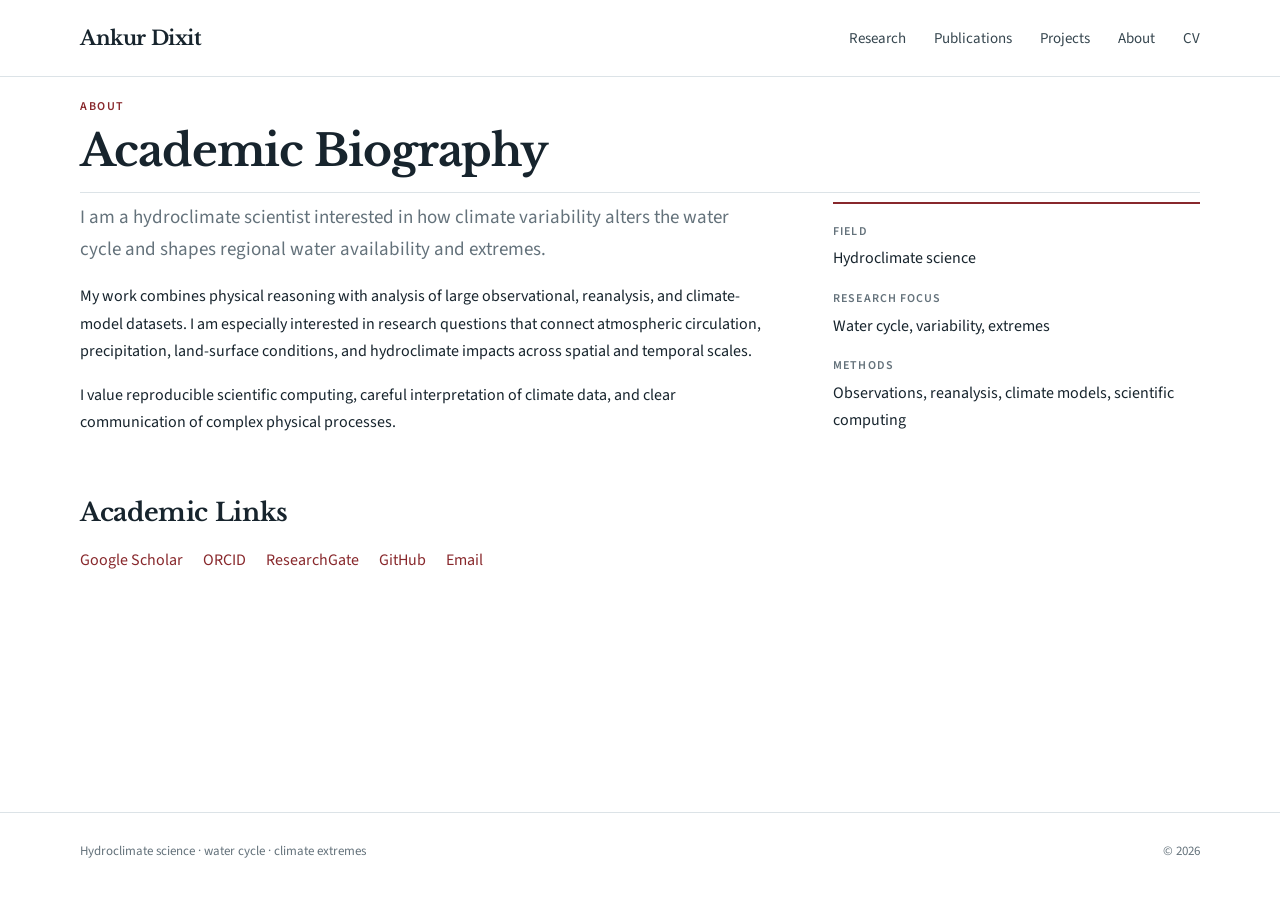
<file: about.html>
<!DOCTYPE html>
<html lang="en">
<head>
<meta charset="UTF-8">
<meta name="viewport" content="width=device-width, initial-scale=1.0">
<meta name="description" content="Ankur Dixit — hydroclimate scientist studying climate variability, the water cycle, and hydroclimate extremes.">
<link rel="preconnect" href="https://fonts.googleapis.com">
<link rel="preconnect" href="https://fonts.gstatic.com" crossorigin>
<link href="https://fonts.googleapis.com/css2?family=Libre+Baskerville:wght@400;700&family=Source+Sans+3:wght@400;500;600&display=swap" rel="stylesheet">
<link rel="stylesheet" href="assets/style.css">
<title>About | Ankur Dixit</title>
</head>
<body data-page="about">
<header class="site-header"><div class="container"><nav>
<a class="name" href="index.html">Ankur Dixit</a>
<div class="nav-links">
<a href="research.html">Research</a>
<a href="publications.html">Publications</a>
<a href="projects.html">Projects</a>
<a href="about.html">About</a>
<a href="cv.html">CV</a>
</div>
</nav></div></header>
<main class="page"><div class="container">
  <div class="page-head"><div class="kicker">About</div><h1>Academic Biography</h1></div>
  <div class="about-grid">
    <div><p class="intro">I am a hydroclimate scientist interested in how climate variability alters the water cycle and shapes regional water availability and extremes.</p><p>My work combines physical reasoning with analysis of large observational, reanalysis, and climate-model datasets. I am especially interested in research questions that connect atmospheric circulation, precipitation, land-surface conditions, and hydroclimate impacts across spatial and temporal scales.</p><p>I value reproducible scientific computing, careful interpretation of climate data, and clear communication of complex physical processes.</p></div>
    <aside class="profile-facts"><dl><dt>Field</dt><dd>Hydroclimate science</dd><dt>Research focus</dt><dd>Water cycle, variability, extremes</dd><dt>Methods</dt><dd>Observations, reanalysis, climate models, scientific computing</dd></dl></aside>
  </div>
  <h2>Academic Links</h2><p class="academic-links"><a href="#">Google Scholar</a><a href="#">ORCID</a><a href="#">ResearchGate</a><a href="#">GitHub</a><a href="mailto:YOUR_EMAIL">Email</a></p>
</div></main>
<footer><div class="container footer-inner"><span>Hydroclimate science · water cycle · climate extremes</span><span>© 2026</span></div></footer>
<script src="assets/warming.js"></script>
</body></html>
</file>
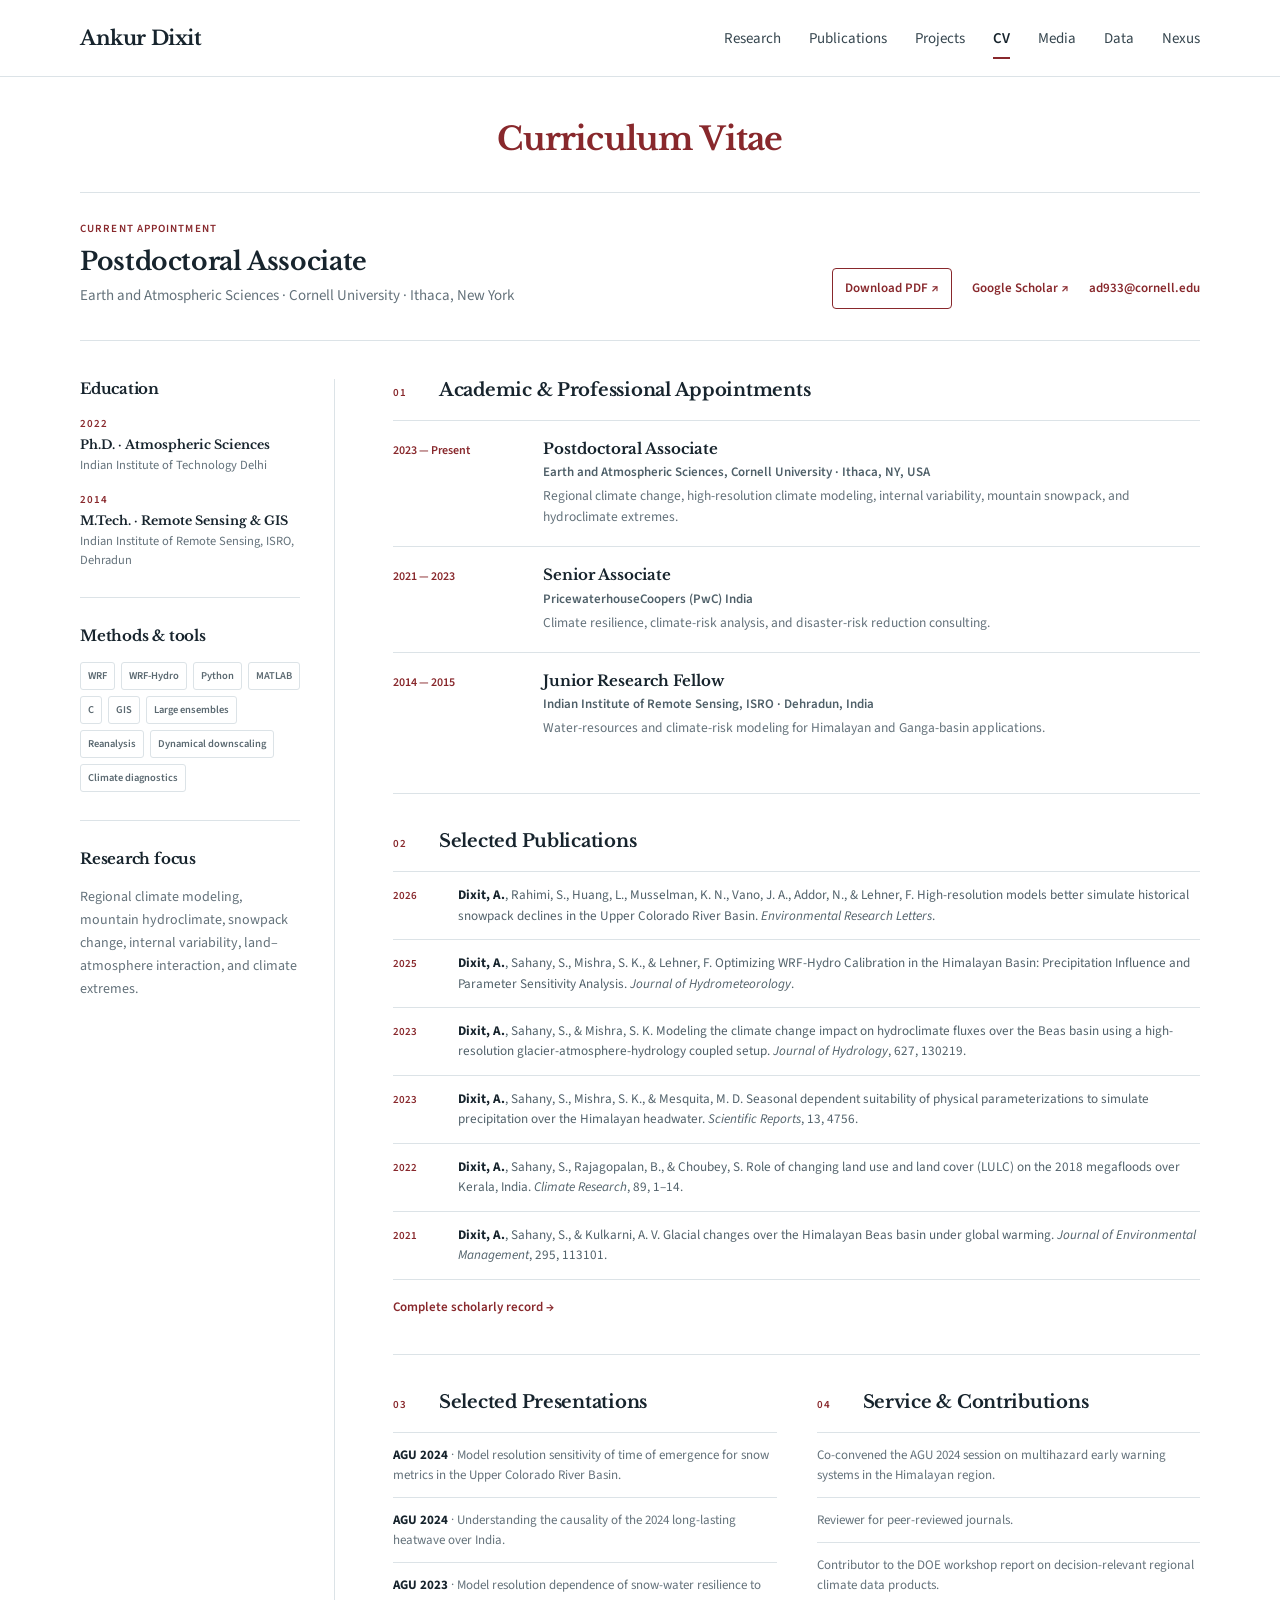
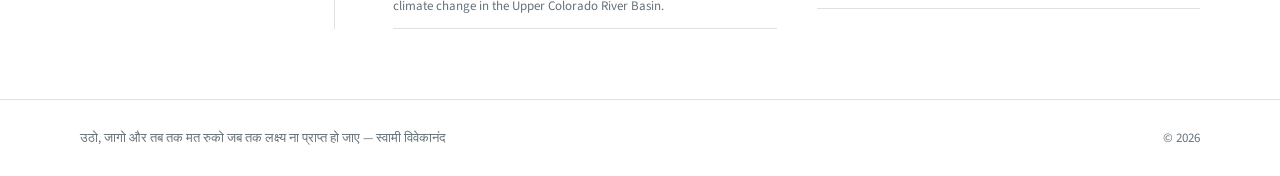
<file: cv.html>
<!DOCTYPE html>
<html lang="en">
<head>
<meta charset="UTF-8">
<meta name="viewport" content="width=device-width, initial-scale=1.0">
<meta name="description" content="Academic curriculum vitae of Ankur Dixit, climate scientist and Postdoctoral Associate at Cornell University.">
<link rel="preconnect" href="https://fonts.googleapis.com">
<link rel="preconnect" href="https://fonts.gstatic.com" crossorigin>
<link href="https://fonts.googleapis.com/css2?family=Libre+Baskerville:wght@400;700&family=Source+Sans+3:wght@400;500;600&display=swap" rel="stylesheet">
<link rel="stylesheet" href="assets/style.css?v=22">
<title>CV | Ankur Dixit</title>
</head>
<body data-page="cv">
<header class="site-header"><div class="container"><nav>
<a class="name" href="index.html">Ankur Dixit</a>
<div class="nav-links">
<a href="research.html">Research</a>
<a href="publications.html">Publications</a>
<a href="projects.html">Projects</a>
<a href="cv.html">CV</a>
<a href="media.html">Media</a>
<a href="data.html">Data</a>
<a href="nexus.html">Nexus</a>
</div>
</nav></div></header>

<main class="page cv-page">
<div class="container">
  <div class="page-head cv-head">
    <h1>Curriculum Vitae</h1>
  </div>

  <section class="cv-intro" aria-label="CV summary">
    <div class="cv-intro-copy">
      <div class="cv-current-label">Current appointment</div>
      <h2>Postdoctoral Associate</h2>
      <p>Earth and Atmospheric Sciences · Cornell University · Ithaca, New York</p>
    </div>
    <div class="cv-actions">
      <a class="cv-primary-action" href="ANKUR_DIXIT_CV.pdf" target="_blank" rel="noopener">Download PDF ↗</a>
      <a href="https://scholar.google.com/citations?user=gcfdVeAAAAAJ&hl=en" target="_blank" rel="noopener noreferrer">Google Scholar ↗</a>
      <a href="mailto:ad933@cornell.edu">ad933@cornell.edu</a>
    </div>
  </section>

  <div class="cv-layout">
    <aside class="cv-sidebar" aria-label="Academic profile">
      <section class="cv-side-section">
        <h2>Education</h2>
        <div class="cv-side-entry"><span class="cv-side-year">2022</span><strong>Ph.D. · Atmospheric Sciences</strong><span>Indian Institute of Technology Delhi</span></div>
        <div class="cv-side-entry"><span class="cv-side-year">2014</span><strong>M.Tech. · Remote Sensing &amp; GIS</strong><span>Indian Institute of Remote Sensing, ISRO, Dehradun</span></div>
        <!--div class="cv-side-entry"><span class="cv-side-year">2011</span><strong>B.Tech. · Computer Science</strong><span>UPTU Lucknow</span></div-->
      </section>

      <section class="cv-side-section">
        <h2>Methods &amp; tools</h2>
        <div class="cv-skill-list">
          <span>WRF</span><span>WRF-Hydro</span><span>Python</span><span>MATLAB</span><span>C</span><span>GIS</span><span>Large ensembles</span><span>Reanalysis</span><span>Dynamical downscaling</span><span>Climate diagnostics</span>
        </div>
      </section>

      <section class="cv-side-section">
        <h2>Research focus</h2>
        <p>Regional climate modeling, mountain hydroclimate, snowpack change, internal variability, land–atmosphere interaction, and climate extremes.</p>
      </section>
    </aside>

    <div class="cv-main">
      <section class="cv-section">
        <div class="cv-section-heading"><span>01</span><h2>Academic &amp; Professional Appointments</h2></div>
        <div class="cv-timeline">
          <article class="cv-timeline-entry">
            <div class="cv-date">2023 — Present</div>
            <div><h3>Postdoctoral Associate</h3><p class="cv-org">Earth and Atmospheric Sciences, Cornell University · Ithaca, NY, USA</p><p>Regional climate change, high-resolution climate modeling, internal variability, mountain snowpack, and hydroclimate extremes.</p></div>
          </article>
          <article class="cv-timeline-entry">
            <div class="cv-date">2021 — 2023</div>
            <div><h3>Senior Associate</h3><p class="cv-org">PricewaterhouseCoopers (PwC) India</p><p>Climate resilience, climate-risk analysis, and disaster-risk reduction consulting.</p></div>
          </article>
          <article class="cv-timeline-entry">
            <div class="cv-date">2014 — 2015</div>
            <div><h3>Junior Research Fellow</h3><p class="cv-org">Indian Institute of Remote Sensing, ISRO · Dehradun, India</p><p>Water-resources and climate-risk modeling for Himalayan and Ganga-basin applications.</p></div>
          </article>
        </div>
      </section>

      <section class="cv-section">
        <div class="cv-section-heading"><span>02</span><h2>Selected Publications</h2></div>
        <div class="cv-publications">
          <article><span>2026</span><p><strong>Dixit, A.</strong>, Rahimi, S., Huang, L., Musselman, K. N., Vano, J. A., Addor, N., &amp; Lehner, F. High-resolution models better simulate historical snowpack declines in the Upper Colorado River Basin. <em>Environmental Research Letters</em>.</p></article>
          <article><span>2025</span><p><strong>Dixit, A.</strong>, Sahany, S., Mishra, S. K., &amp; Lehner, F. Optimizing WRF-Hydro Calibration in the Himalayan Basin: Precipitation Influence and Parameter Sensitivity Analysis. <em>Journal of Hydrometeorology</em>.</p></article>
          <article><span>2023</span><p><strong>Dixit, A.</strong>, Sahany, S., &amp; Mishra, S. K. Modeling the climate change impact on hydroclimate fluxes over the Beas basin using a high-resolution glacier-atmosphere-hydrology coupled setup. <em>Journal of Hydrology</em>, 627, 130219.</p></article>
          <article><span>2023</span><p><strong>Dixit, A.</strong>, Sahany, S., Mishra, S. K., &amp; Mesquita, M. D. Seasonal dependent suitability of physical parameterizations to simulate precipitation over the Himalayan headwater. <em>Scientific Reports</em>, 13, 4756.</p></article>
          <article><span>2022</span><p><strong>Dixit, A.</strong>, Sahany, S., Rajagopalan, B., &amp; Choubey, S. Role of changing land use and land cover (LULC) on the 2018 megafloods over Kerala, India. <em>Climate Research</em>, 89, 1–14.</p></article>
          <article><span>2021</span><p><strong>Dixit, A.</strong>, Sahany, S., &amp; Kulkarni, A. V. Glacial changes over the Himalayan Beas basin under global warming. <em>Journal of Environmental Management</em>, 295, 113101.</p></article>
        </div>
        <p class="cv-more"><a href="publications.html">Complete scholarly record →</a></p>
      </section>

      <section class="cv-section cv-section-paired">
        <div>
          <div class="cv-section-heading"><span>03</span><h2>Selected Presentations</h2></div>
          <div class="cv-simple-list">
            <p><strong>AGU 2024</strong> · Model resolution sensitivity of time of emergence for snow metrics in the Upper Colorado River Basin.</p>
            <p><strong>AGU 2024</strong> · Understanding the causality of the 2024 long-lasting heatwave over India.</p>
            <p><strong>AGU 2023</strong> · Model resolution dependence of snow-water resilience to climate change in the Upper Colorado River Basin.</p>
          </div>
        </div>
        <div>
          <div class="cv-section-heading"><span>04</span><h2>Service &amp; Contributions</h2></div>
          <div class="cv-simple-list">
            <p>Co-convened the AGU 2024 session on multihazard early warning systems in the Himalayan region.</p>
            <p>Reviewer for peer-reviewed journals.</p>
            <p>Contributor to the DOE workshop report on decision-relevant regional climate data products.</p>
          </div>
        </div>
      </section>
    </div>
  </div>
</div>
</main>

<footer><div class="container footer-inner"><span>उठो, जागो और तब तक मत रुको जब तक लक्ष्य ना प्राप्त हो जाए — स्वामी विवेकानंद</span><span>© 2026</span></div></footer>
<script src="assets/warming.js"></script>
</body></html>
</file>
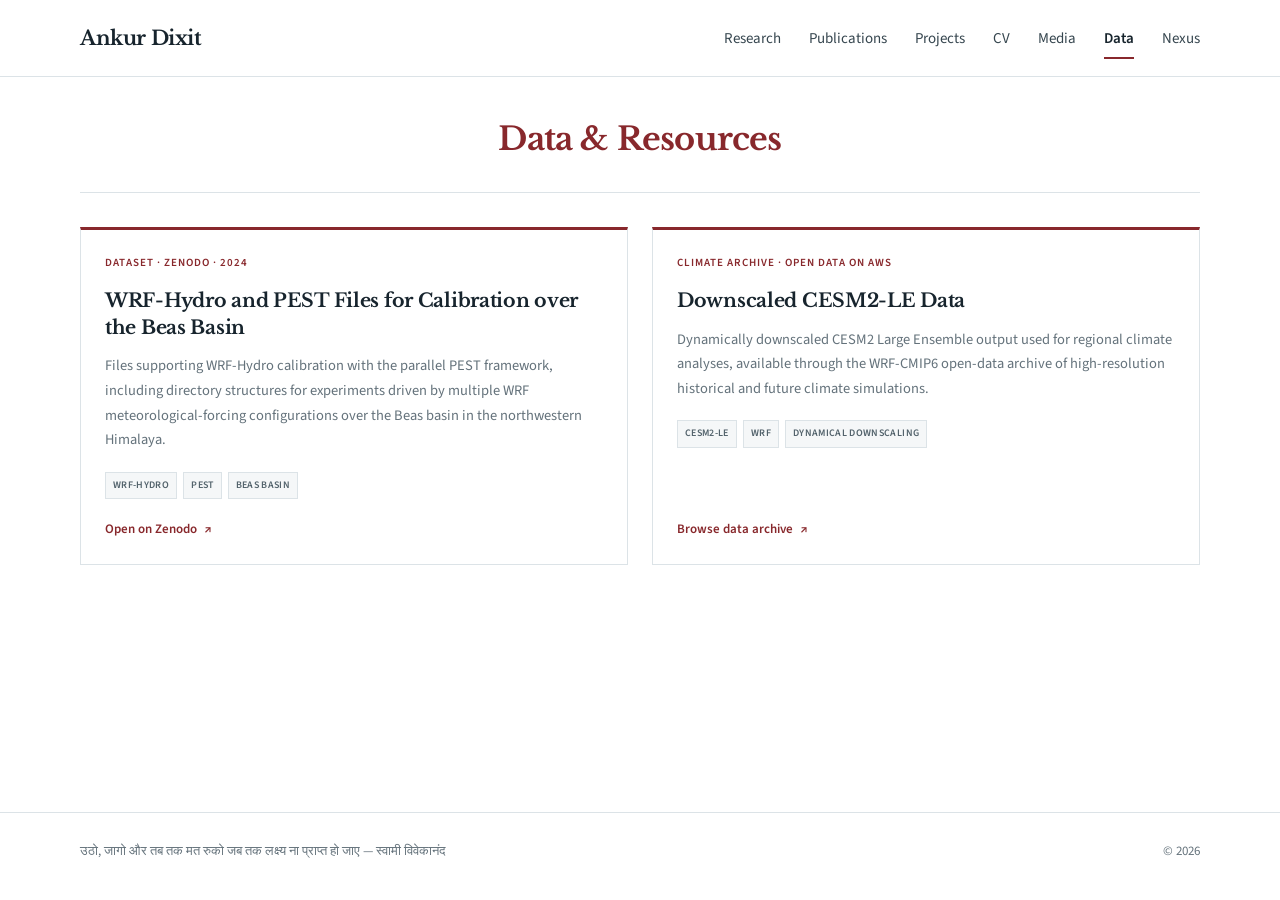
<file: data.html>
<!DOCTYPE html>
<html lang="en">
<head>
<meta charset="UTF-8">
<meta name="viewport" content="width=device-width, initial-scale=1.0">
<meta name="description" content="Data and research resources from Ankur Dixit.">
<link rel="preconnect" href="https://fonts.googleapis.com">
<link rel="preconnect" href="https://fonts.gstatic.com" crossorigin>
<link href="https://fonts.googleapis.com/css2?family=Libre+Baskerville:wght@400;700&family=Source+Sans+3:wght@400;500;600&display=swap" rel="stylesheet">
<link rel="stylesheet" href="assets/style.css?v=22">
<title>Data | Ankur Dixit</title>
</head>
<body data-page="data">
<header class="site-header"><div class="container"><nav>
<a class="name" href="index.html">Ankur Dixit</a>
<div class="nav-links">
<a href="research.html">Research</a>
<a href="publications.html">Publications</a>
<a href="projects.html">Projects</a>
<a href="cv.html">CV</a>
<a href="media.html">Media</a>
<a href="data.html">Data</a>
<a href="nexus.html">Nexus</a>
</div>
</nav></div></header>

<main class="page data-page">
  <div class="container">
    <div class="page-head data-head">
      <h1>Data &amp; Resources</h1>
    </div>

    <section class="resource-card-grid" aria-label="Research datasets and resources">
      <article class="resource-card">
        <div class="resource-card-label">Dataset · Zenodo · 2024</div>
        <h2>WRF-Hydro and PEST Files for Calibration over the Beas Basin</h2>
        <p>Files supporting WRF-Hydro calibration with the parallel PEST framework, including directory structures for experiments driven by multiple WRF meteorological-forcing configurations over the Beas basin in the northwestern Himalaya.</p>
        <div class="resource-card-meta"><span>WRF-Hydro</span><span>PEST</span><span>Beas Basin</span></div>
        <a class="resource-card-link" href="https://zenodo.org/records/13830819" target="_blank" rel="noopener noreferrer">Open on Zenodo <span aria-hidden="true">↗</span></a>
      </article>

      <article class="resource-card">
        <div class="resource-card-label">Climate archive · Open Data on AWS</div>
        <h2>Downscaled CESM2-LE Data</h2>
        <p>Dynamically downscaled CESM2 Large Ensemble output used for regional climate analyses, available through the WRF-CMIP6 open-data archive of high-resolution historical and future climate simulations.</p>
        <div class="resource-card-meta"><span>CESM2-LE</span><span>WRF</span><span>Dynamical Downscaling</span></div>
        <a class="resource-card-link" href="https://registry.opendata.aws/wrf-cmip6/" target="_blank" rel="noopener noreferrer">Browse data archive <span aria-hidden="true">↗</span></a>
      </article>
    </section>
  </div>
</main>

<footer><div class="container footer-inner"><span>उठो, जागो और तब तक मत रुको जब तक लक्ष्य ना प्राप्त हो जाए — स्वामी विवेकानंद</span><span>© 2026</span></div></footer>
<script src="assets/warming.js"></script>
</body>
</html>
</file>
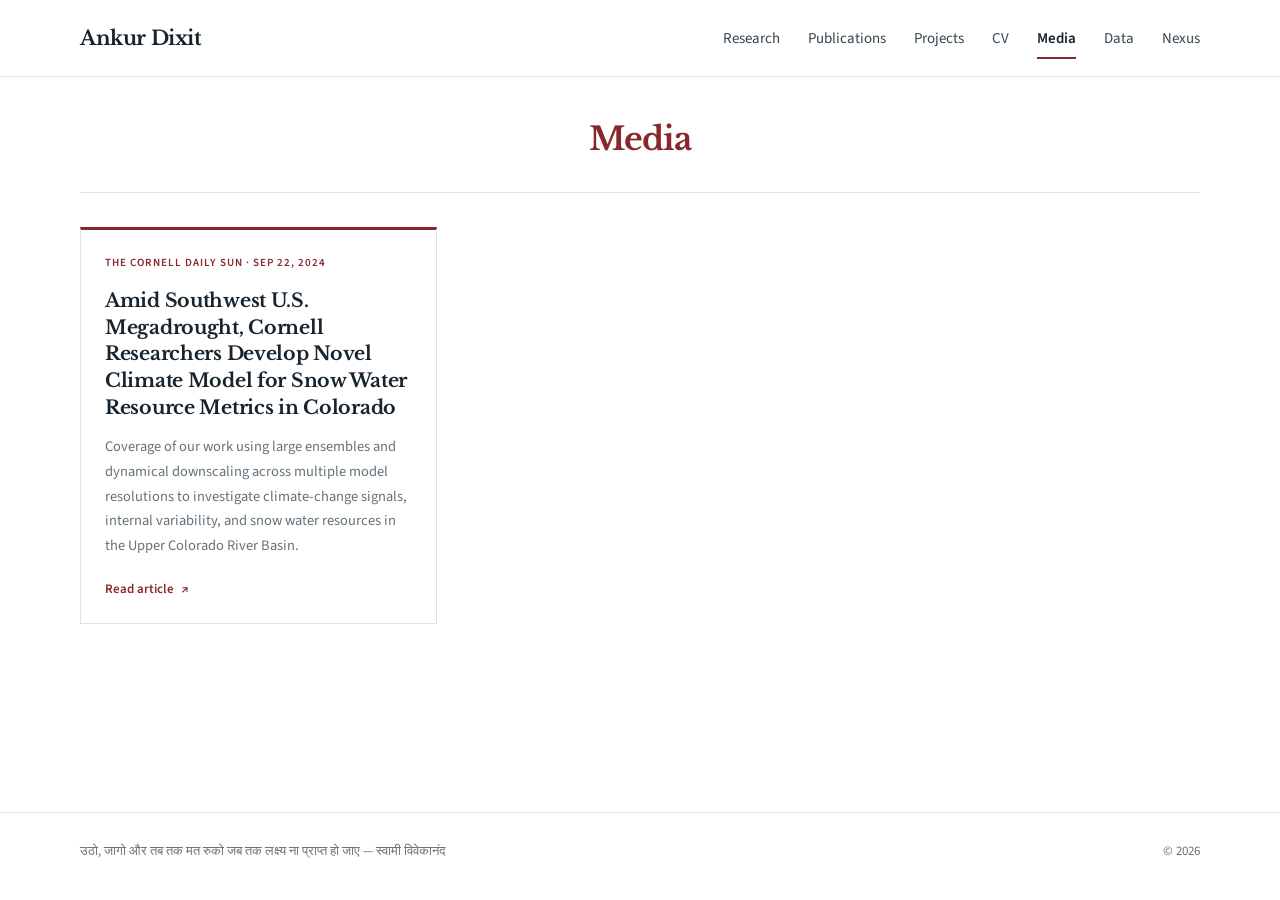
<file: media.html>
<!DOCTYPE html>
<html lang="en">
<head>
<meta charset="UTF-8">
<meta name="viewport" content="width=device-width, initial-scale=1.0">
<meta name="description" content="Media coverage of Ankur Dixit's climate and hydroclimate research.">
<link rel="preconnect" href="https://fonts.googleapis.com">
<link rel="preconnect" href="https://fonts.gstatic.com" crossorigin>
<link href="https://fonts.googleapis.com/css2?family=Libre+Baskerville:wght@400;700&family=Source+Sans+3:wght@400;500;600&display=swap" rel="stylesheet">
<link rel="stylesheet" href="assets/style.css?v=22">
<title>Media | Ankur Dixit</title>
</head>
<body data-page="media">
<header class="site-header"><div class="container"><nav>
<a class="name" href="index.html">Ankur Dixit</a>
<div class="nav-links">
<a href="research.html">Research</a>
<a href="publications.html">Publications</a>
<a href="projects.html">Projects</a>
<a href="cv.html">CV</a>
<a href="media.html">Media</a>
<a href="data.html">Data</a>
<a href="nexus.html">Nexus</a>
</div>
</nav></div></header>

<main class="page media-page">
  <div class="container">
    <div class="page-head media-head">
      <h1>Media</h1>
    </div>

    <section class="resource-card-grid resource-card-grid--single" aria-label="Media coverage">
      <article class="resource-card media-card">
        <div class="resource-card-label">The Cornell Daily Sun · Sep 22, 2024</div>
        <h2>Amid Southwest U.S. Megadrought, Cornell Researchers Develop Novel Climate Model for Snow Water Resource Metrics in Colorado</h2>
        <p>Coverage of our work using large ensembles and dynamical downscaling across multiple model resolutions to investigate climate-change signals, internal variability, and snow water resources in the Upper Colorado River Basin.</p>
        <a class="resource-card-link" href="https://www.cornellsun.com/article/2024/09/amid-southwest-u-s-megadrought-cornell-researchers-develop-novel-climate-model-for-snow-water-resource-metrics-in-colorado" target="_blank" rel="noopener noreferrer">Read article <span aria-hidden="true">↗</span></a>
      </article>
    </section>
  </div>
</main>

<footer><div class="container footer-inner"><span>उठो, जागो और तब तक मत रुको जब तक लक्ष्य ना प्राप्त हो जाए — स्वामी विवेकानंद</span><span>© 2026</span></div></footer>
<script src="assets/warming.js"></script>
</body>
</html>
</file>
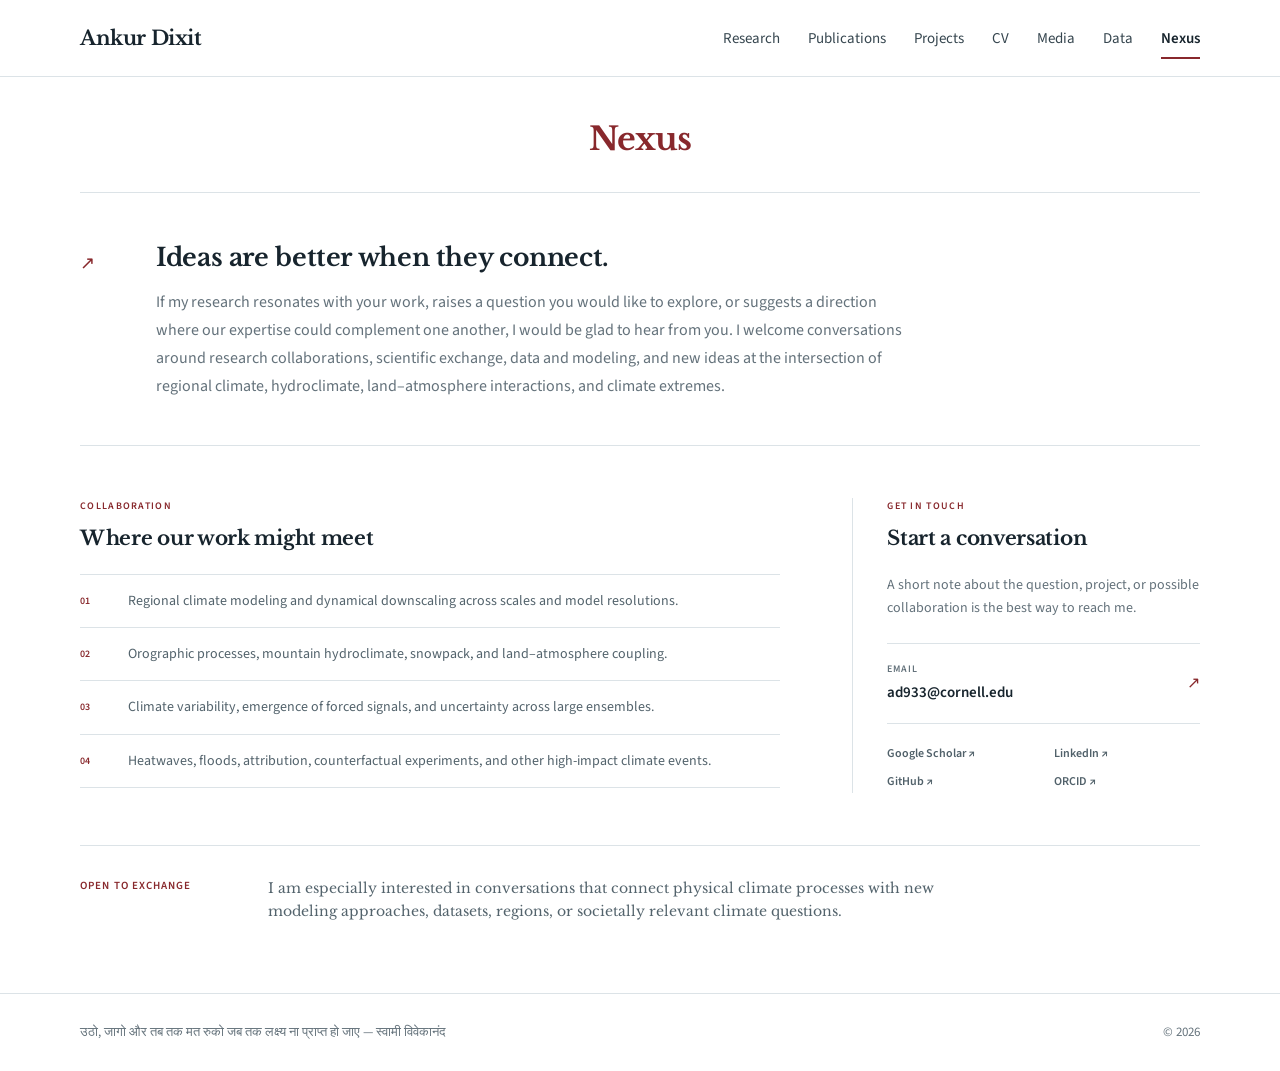
<file: nexus.html>
<!DOCTYPE html>
<html lang="en">
<head>
<meta charset="UTF-8">
<meta name="viewport" content="width=device-width, initial-scale=1.0">
<meta name="description" content="Connect with Ankur Dixit about research, collaboration, climate modeling, hydroclimate, and climate extremes.">
<link rel="preconnect" href="https://fonts.googleapis.com">
<link rel="preconnect" href="https://fonts.gstatic.com" crossorigin>
<link href="https://fonts.googleapis.com/css2?family=Libre+Baskerville:wght@400;700&family=Source+Sans+3:wght@400;500;600&display=swap" rel="stylesheet">
<link rel="stylesheet" href="assets/style.css?v=22">
<title>Nexus | Ankur Dixit</title>
</head>
<body data-page="nexus">
<header class="site-header"><div class="container"><nav>
<a class="name" href="index.html">Ankur Dixit</a>
<div class="nav-links">
<a href="research.html">Research</a>
<a href="publications.html">Publications</a>
<a href="projects.html">Projects</a>
<a href="cv.html">CV</a>
<a href="media.html">Media</a>
<a href="data.html">Data</a>
<a href="nexus.html">Nexus</a>
</div>
</nav></div></header>

<main class="page nexus-page">
  <div class="container">
    <div class="page-head nexus-head">
      <h1>Nexus</h1>
    </div>

    <section class="nexus-intro" aria-labelledby="nexus-intro-title">
      <div class="nexus-intro-mark" aria-hidden="true">↗</div>
      <div>
        <h2 id="nexus-intro-title">Ideas are better when they connect.</h2>
        <p>If my research resonates with your work, raises a question you would like to explore, or suggests a direction where our expertise could complement one another, I would be glad to hear from you. I welcome conversations around research collaborations, scientific exchange, data and modeling, and new ideas at the intersection of regional climate, hydroclimate, land–atmosphere interactions, and climate extremes.</p>
      </div>
    </section>

    <div class="nexus-grid">
      <section class="nexus-section" aria-labelledby="collaboration-title">
        <div class="nexus-section-label">Collaboration</div>
        <h2 id="collaboration-title">Where our work might meet</h2>
        <div class="nexus-lines">
          <div><span>01</span><p>Regional climate modeling and dynamical downscaling across scales and model resolutions.</p></div>
          <div><span>02</span><p>Orographic processes, mountain hydroclimate, snowpack, and land–atmosphere coupling.</p></div>
          <div><span>03</span><p>Climate variability, emergence of forced signals, and uncertainty across large ensembles.</p></div>
          <div><span>04</span><p>Heatwaves, floods, attribution, counterfactual experiments, and other high-impact climate events.</p></div>
        </div>
      </section>

      <aside class="nexus-contact" aria-labelledby="contact-title">
        <div class="nexus-section-label">Get in touch</div>
        <h2 id="contact-title">Start a conversation</h2>
        <p>A short note about the question, project, or possible collaboration is the best way to reach me.</p>
        <a class="nexus-email" href="mailto:ad933@cornell.edu">
          <span>Email</span>
          <strong>ad933@cornell.edu</strong>
          <b aria-hidden="true">↗</b>
        </a>
        <div class="nexus-links" aria-label="Professional profiles">
          <a href="https://scholar.google.com/citations?user=gcfdVeAAAAAJ&hl=en" target="_blank" rel="noopener noreferrer">Google Scholar ↗</a>
          <a href="https://www.linkedin.com/in/ankur-dixit-b2562128/" target="_blank" rel="noopener noreferrer">LinkedIn ↗</a>
          <a href="https://github.com/ankur572" target="_blank" rel="noopener noreferrer">GitHub ↗</a>
          <a href="https://orcid.org/0000-0002-5363-3632" target="_blank" rel="noopener noreferrer">ORCID ↗</a>
        </div>
      </aside>
    </div>

    <section class="nexus-note">
      <span>Open to exchange</span>
      <p>I am especially interested in conversations that connect physical climate processes with new modeling approaches, datasets, regions, or societally relevant climate questions.</p>
    </section>
  </div>
</main>

<footer><div class="container footer-inner"><span>उठो, जागो और तब तक मत रुको जब तक लक्ष्य ना प्राप्त हो जाए — स्वामी विवेकानंद</span><span>© 2026</span></div></footer>
<script src="assets/warming.js"></script>
</body>
</html>
</file>
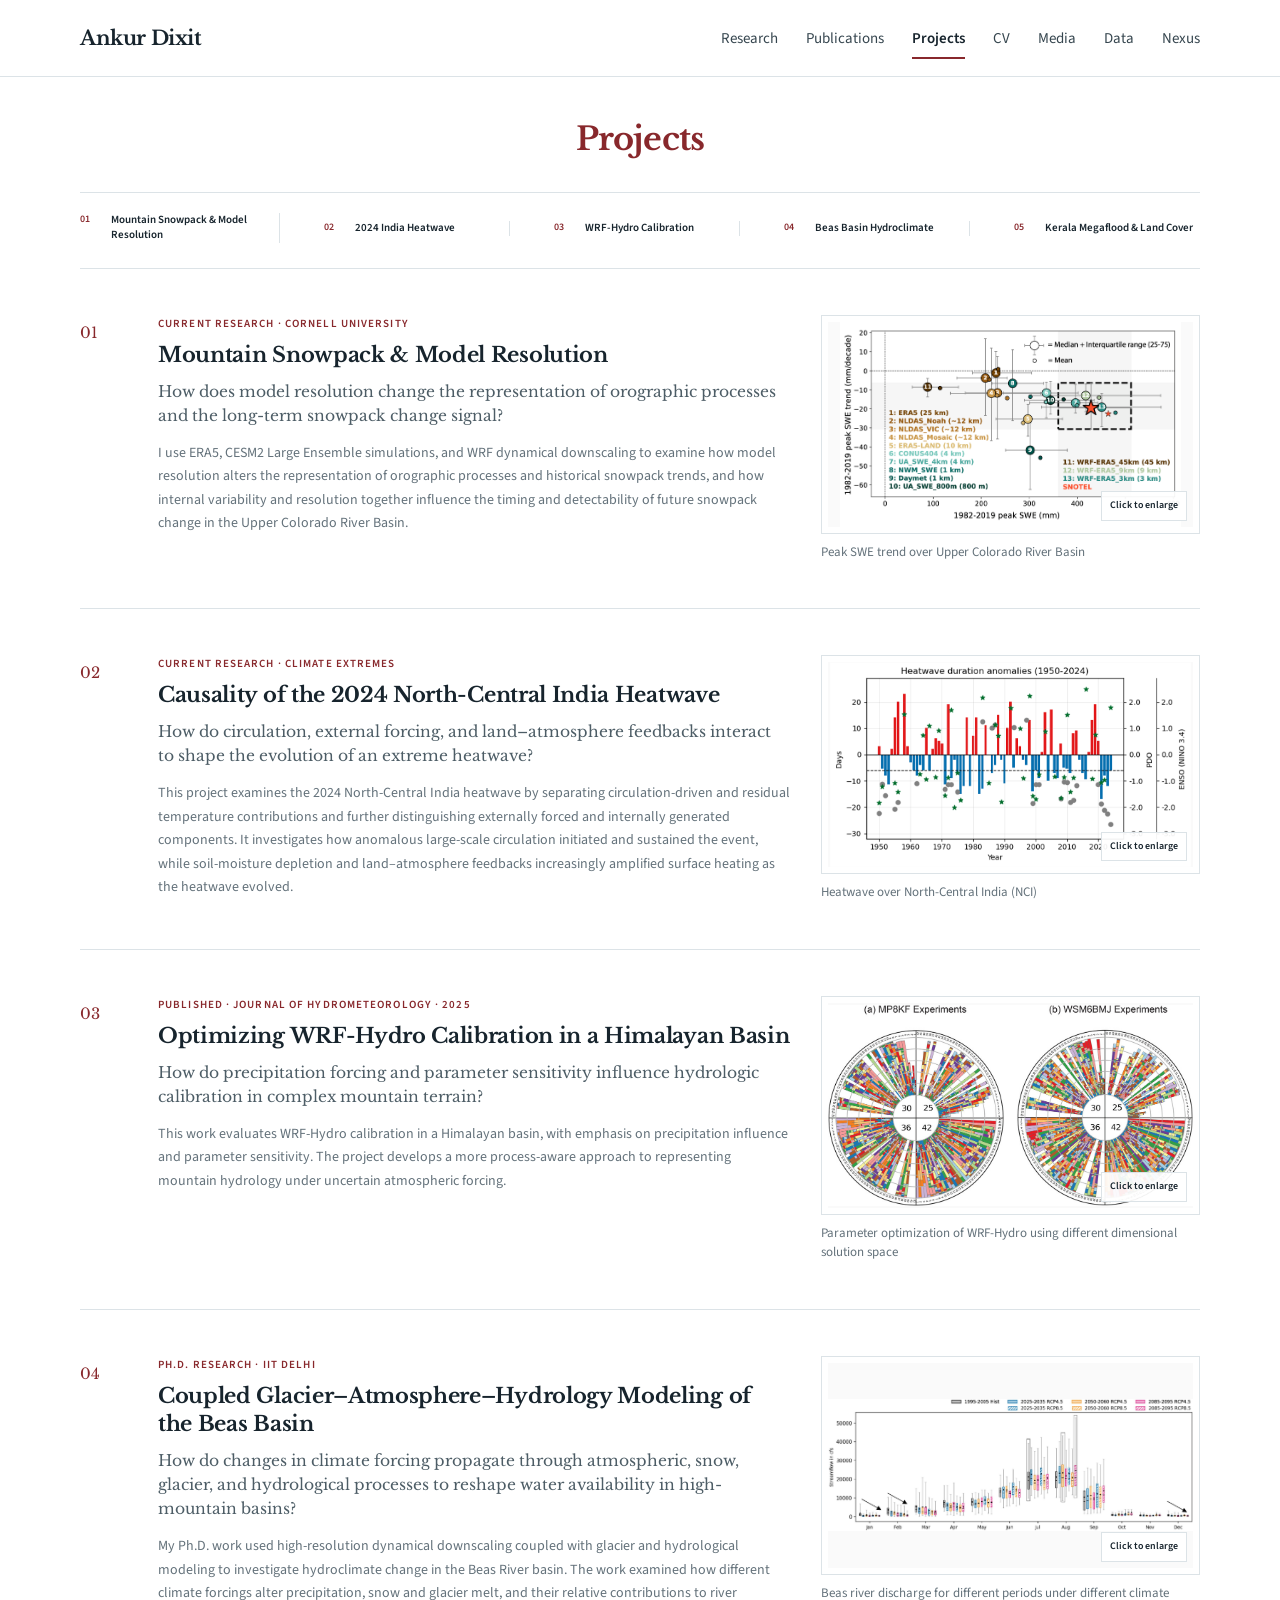
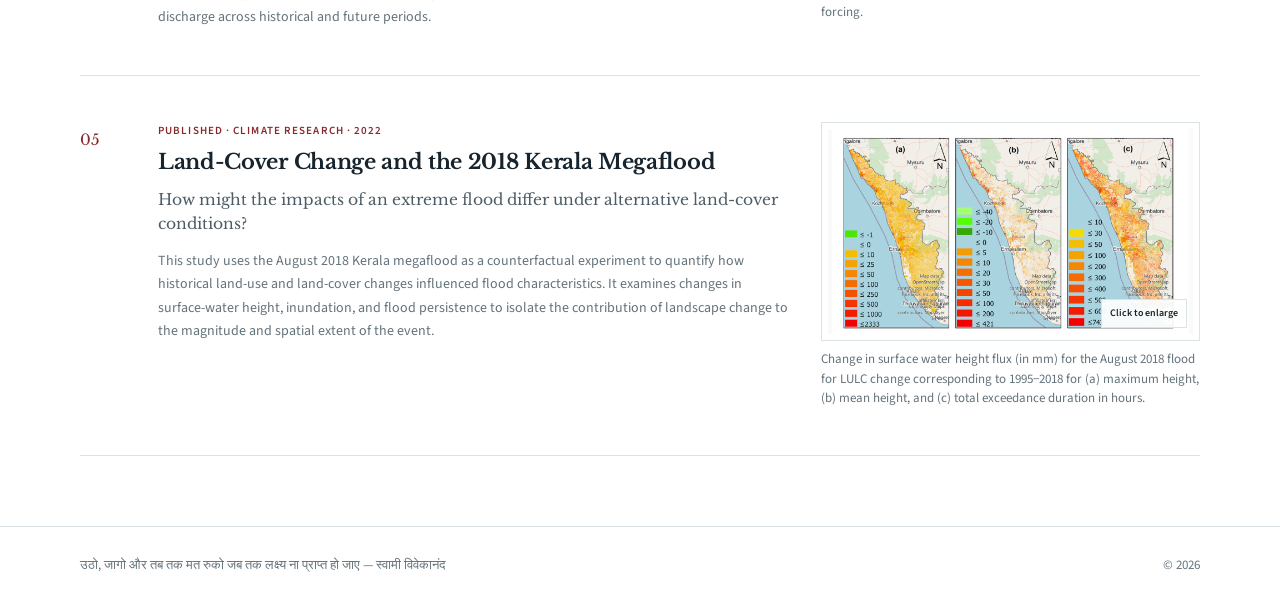
<file: projects.html>
<!DOCTYPE html>
<html lang="en">
<head>
<meta charset="UTF-8">
<meta name="viewport" content="width=device-width, initial-scale=1.0">
<meta name="description" content="Selected research projects by Ankur Dixit in regional climate modeling, mountain hydroclimate, land-atmosphere interaction, and climate extremes.">
<link rel="preconnect" href="https://fonts.googleapis.com">
<link rel="preconnect" href="https://fonts.gstatic.com" crossorigin>
<link href="https://fonts.googleapis.com/css2?family=Libre+Baskerville:wght@400;700&family=Source+Sans+3:wght@400;500;600&display=swap" rel="stylesheet">
<link rel="stylesheet" href="assets/style.css?v=23">
<title>Projects | Ankur Dixit</title>
</head>
<body data-page="projects">
<header class="site-header"><div class="container"><nav>
<a class="name" href="index.html">Ankur Dixit</a>
<div class="nav-links">
<a href="research.html">Research</a>
<a href="publications.html">Publications</a>
<a href="projects.html">Projects</a>
<a href="cv.html">CV</a>
<a href="media.html">Media</a>
<a href="data.html">Data</a>
<a href="nexus.html">Nexus</a>
</div>
</nav></div></header>

<main class="page projects-page">
<div class="container">
  <div class="page-head projects-head">
    <h1>Projects</h1>
  </div>

  <nav class="project-index" aria-label="Project navigation">
    <a href="#snowpack-resolution"><span>01</span><strong>Mountain Snowpack &amp; Model Resolution</strong></a>
    <a href="#india-heatwave"><span>02</span><strong>2024 India Heatwave</strong></a>
    <a href="#wrf-hydro"><span>03</span><strong>WRF-Hydro Calibration</strong></a>
    <a href="#beas-hydroclimate"><span>04</span><strong>Beas Basin Hydroclimate</strong></a>
    <a href="#kerala-flood"><span>05</span><strong>Kerala Megaflood &amp; Land Cover</strong></a>
  </nav>

  <section class="project-feature" id="snowpack-resolution">
    <div class="project-number">01</div>
    <div class="project-copy">
      <div class="project-status">Current research · Cornell University</div>
      <h2>Mountain Snowpack &amp; Model Resolution</h2>
      <p class="project-question">How does model resolution change the representation of orographic processes and the long-term snowpack change signal?</p>
      <p>I use ERA5, CESM2 Large Ensemble simulations, and WRF dynamical downscaling to examine how model resolution alters the representation of orographic processes and historical snowpack trends, and how internal variability and resolution together influence the timing and detectability of future snowpack change in the Upper Colorado River Basin.</p>
    </div>
    <figure class="project-figure"><a class="project-visual lightbox-trigger" href="project1.png"><img src="project1.png" alt="Research figure for the mountain snowpack and model-resolution project"><span>Click to enlarge</span></a><figcaption>Peak SWE trend over Upper Colorado River Basin</figcaption></figure>
  </section>

  <section class="project-feature project-feature-alt" id="india-heatwave">
    <div class="project-number">02</div>
    <div class="project-copy">
      <div class="project-status">Current research · Climate extremes</div>
      <h2>Causality of the 2024 North-Central India Heatwave</h2>
      <p  class="project-question">How do circulation, external forcing, and land–atmosphere feedbacks interact to shape the evolution of an extreme heatwave?</p>
      <p>This project examines the 2024 North-Central India heatwave by separating circulation-driven and residual temperature contributions and further distinguishing externally forced and internally generated components. It investigates how anomalous large-scale circulation initiated and sustained the event, while soil-moisture depletion and land–atmosphere feedbacks increasingly amplified surface heating as the heatwave evolved.</p>
    </div>
    <figure class="project-figure"><a class="project-visual lightbox-trigger" href="project2.png"><img src="project2.png" alt="Research figure related to climate extremes"><span>Click to enlarge</span></a><figcaption>Heatwave over North-Central India (NCI)</figcaption></figure>
  </section>

  <section class="project-feature" id="wrf-hydro">
    <div class="project-number">03</div>
    <div class="project-copy">
      <div class="project-status">Published · Journal of Hydrometeorology · 2025</div>
      <h2>Optimizing WRF-Hydro Calibration in a Himalayan Basin</h2>
      <p class="project-question">How do precipitation forcing and parameter sensitivity influence hydrologic calibration in complex mountain terrain?</p>
      <p>This work evaluates WRF-Hydro calibration in a Himalayan basin, with emphasis on precipitation influence and parameter sensitivity. The project develops a more process-aware approach to representing mountain hydrology under uncertain atmospheric forcing.</p>
    </div>
    <figure class="project-figure"><a class="project-visual lightbox-trigger" href="project3.jpg"><img src="project3.jpg" alt="Research figure for Himalayan hydrologic modeling"><span>Click to enlarge</span></a><figcaption>Parameter optimization of WRF-Hydro using different dimensional solution space</figcaption></figure>
  </section>

  <section class="project-feature project-feature-alt" id="beas-hydroclimate">
    <div class="project-number">04</div>
    <div class="project-copy">
      <div class="project-status">Ph.D. research · IIT Delhi</div>
      <h2>Coupled Glacier–Atmosphere–Hydrology Modeling of the Beas Basin</h2>
      <p class="project-question">How do changes in climate forcing propagate through atmospheric, snow, glacier, and hydrological processes to reshape water availability in high-mountain basins?</p>
      <p>My Ph.D. work used high-resolution dynamical downscaling coupled with glacier and hydrological modeling to investigate hydroclimate change in the Beas River basin. The work examined how different climate forcings alter precipitation, snow and glacier melt, and their relative contributions to river discharge across historical and future periods.</p>
    </div>
    <figure class="project-figure"><a class="project-visual lightbox-trigger" href="project4.png"><img src="project4.png" alt="Research figure related to high-resolution hydroclimate modeling"><span>Click to enlarge</span></a><figcaption>Beas river discharge for different periods under different climate forcing.</figcaption></figure>
  </section>

  <section class="project-feature" id="kerala-flood">
    <div class="project-number">05</div>
    <div class="project-copy">
      <div class="project-status">Published · Climate Research · 2022</div>
      <h2>Land-Cover Change and the 2018 Kerala Megaflood</h2>
      <p class="project-question">How might the impacts of an extreme flood differ under alternative land-cover conditions?</p>
      <p>This study uses the August 2018 Kerala megaflood as a counterfactual experiment to quantify how historical land-use and land-cover changes influenced flood characteristics. It examines changes in surface-water height, inundation, and flood persistence to isolate the contribution of landscape change to the magnitude and spatial extent of the event.</p>
    </div>
    <figure class="project-figure"><a class="project-visual lightbox-trigger" href="project5.png"><img src="project5.png" alt="Research figure illustrating decomposition of climate influences"><span>Click to enlarge</span></a><figcaption>Change in surface water height flux (in mm) for the August 2018 flood for LULC change corresponding to 1995−2018 for (a) maximum height, (b) mean height, and (c) total exceedance duration in hours.</figcaption></figure>
  </section>
</div>
</main>

<div class="image-lightbox" id="image-lightbox" aria-hidden="true" role="dialog" aria-modal="true" aria-label="Expanded project figure">
  <button class="image-lightbox-close" type="button" aria-label="Close image">×</button>
  <img class="image-lightbox-img" alt="Expanded project figure">
</div>

<footer><div class="container footer-inner"><span>उठो, जागो और तब तक मत रुको जब तक लक्ष्य ना प्राप्त हो जाए — स्वामी विवेकानंद</span><span>© 2026</span></div></footer>
<script src="assets/warming.js"></script>
<script src="assets/lightbox.js"></script>
</body></html>
</file>
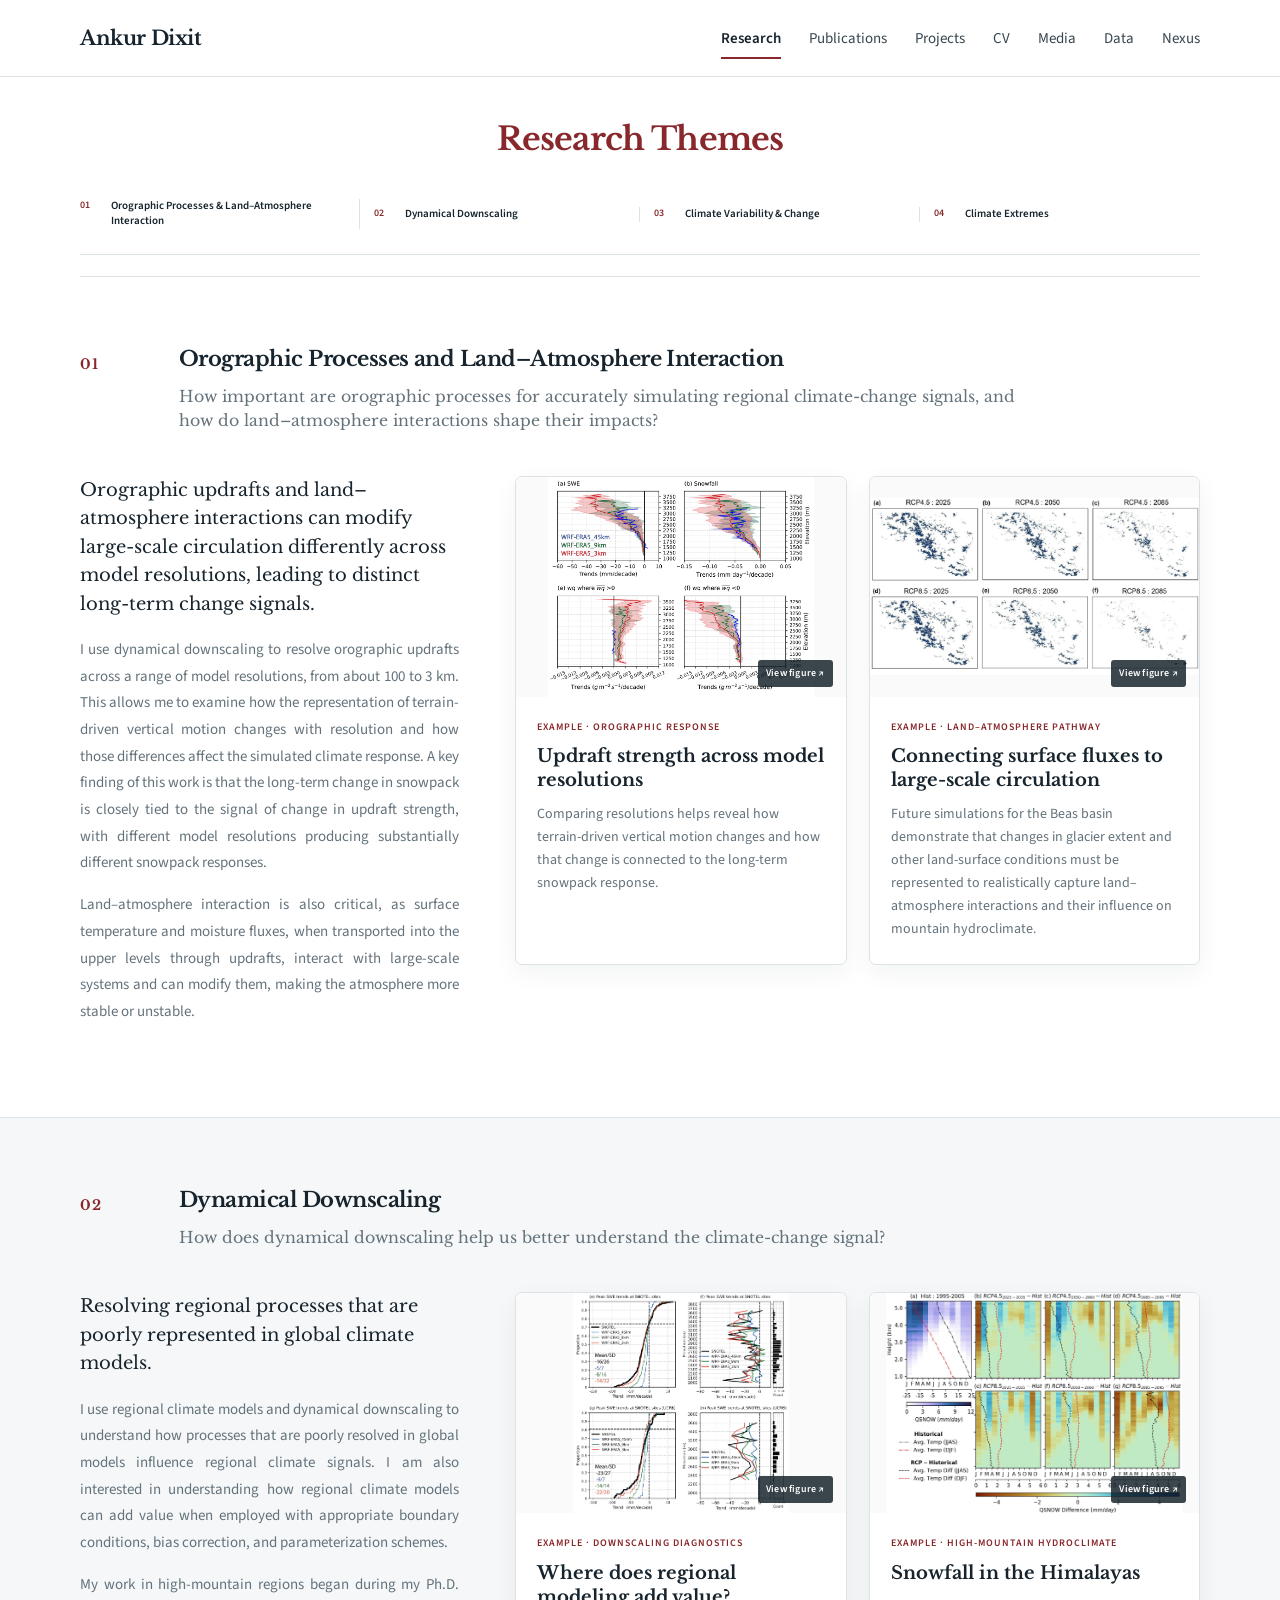
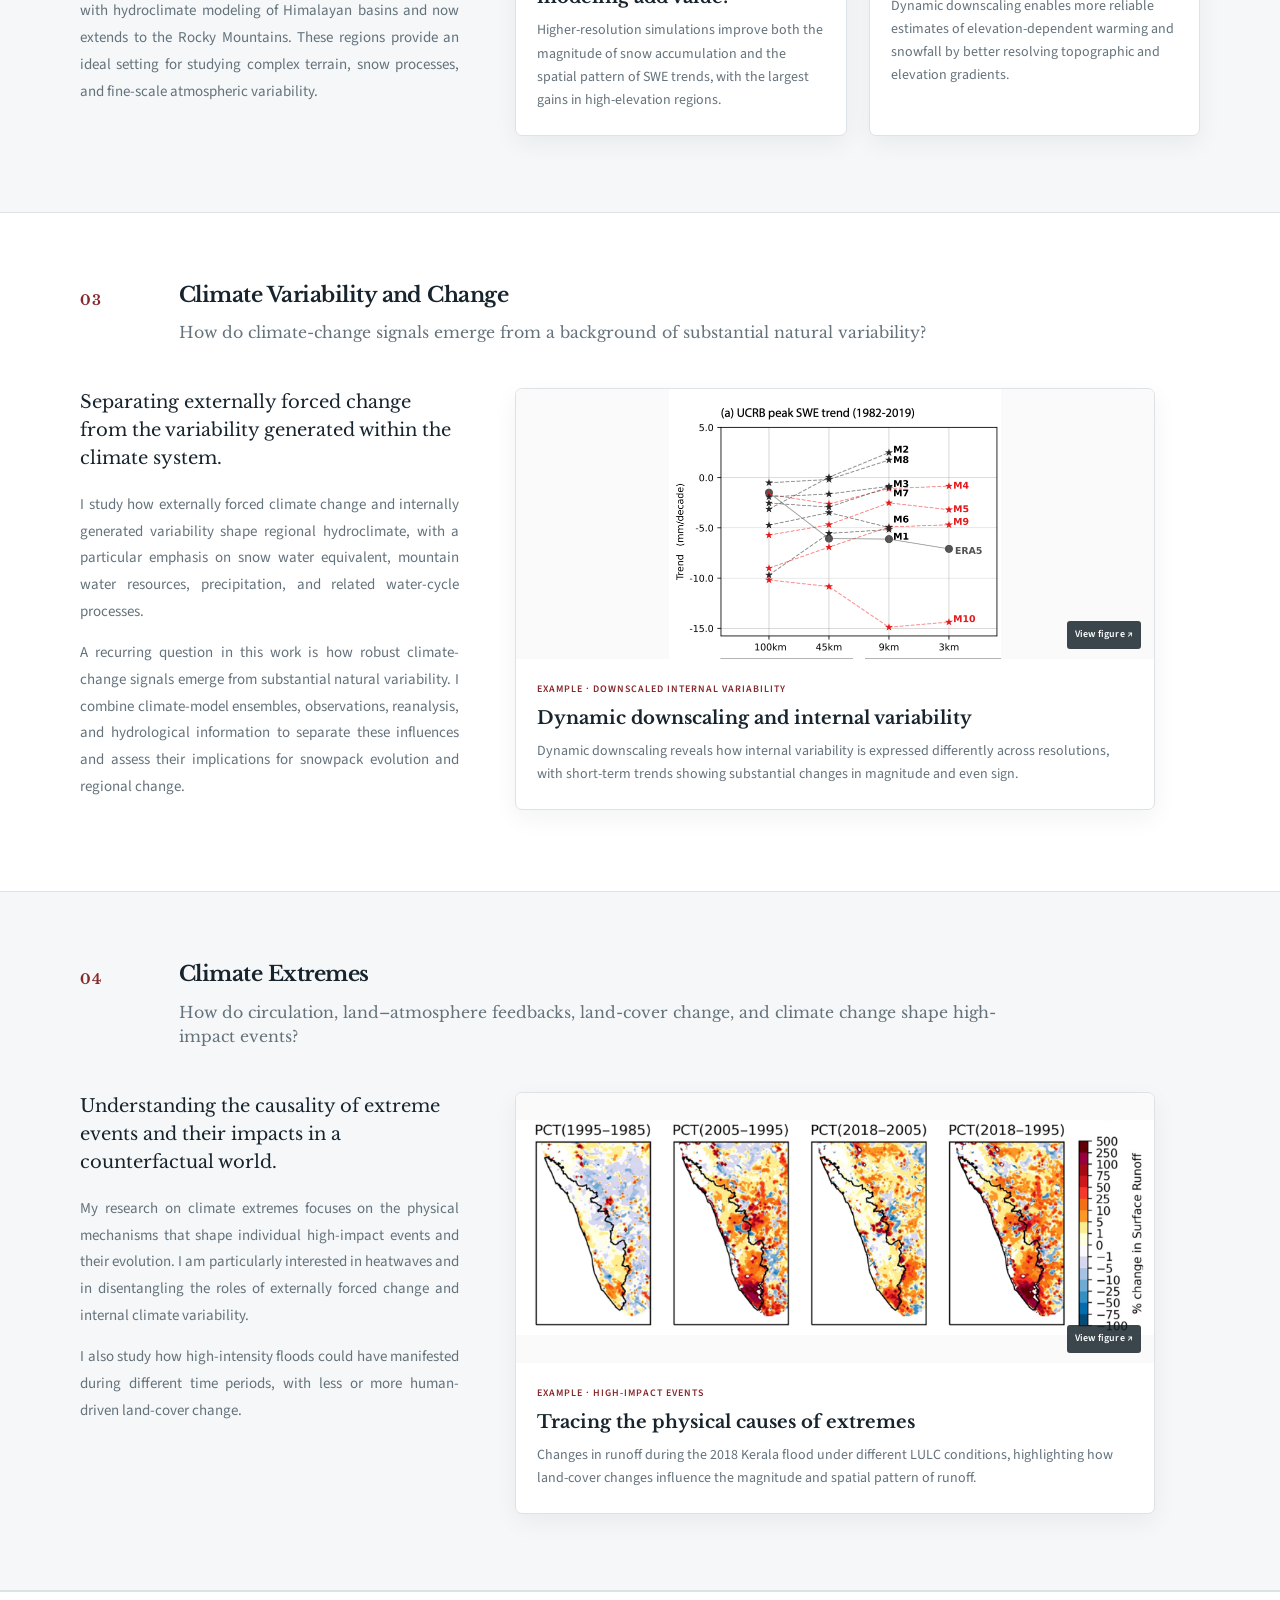
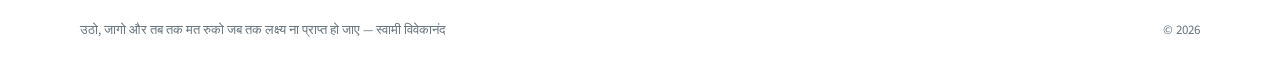
<file: research.html>
<!DOCTYPE html>
<html lang="en">
<head>
<meta charset="UTF-8">
<meta name="viewport" content="width=device-width, initial-scale=1.0">
<meta name="description" content="Ankur Dixit — research themes in orographic processes, land–atmosphere interaction, dynamical downscaling, climate variability and change, and climate extremes.">
<link rel="preconnect" href="https://fonts.googleapis.com">
<link rel="preconnect" href="https://fonts.gstatic.com" crossorigin>
<link href="https://fonts.googleapis.com/css2?family=Libre+Baskerville:wght@400;700&family=Source+Sans+3:wght@400;500;600&display=swap" rel="stylesheet">
<link rel="stylesheet" href="assets/style.css?v=23">
<title>Research | Ankur Dixit</title>
</head>
<body data-page="research">
<header class="site-header"><div class="container"><nav>
<a class="name" href="index.html">Ankur Dixit</a>
<div class="nav-links">
<a href="research.html">Research</a>
<a href="publications.html">Publications</a>
<a href="projects.html">Projects</a>
<a href="cv.html">CV</a>
<a href="media.html">Media</a>
<a href="data.html">Data</a>
<a href="nexus.html">Nexus</a>
</div>
</nav></div></header>

<main class="page research-showcase-page">
  <div class="container">
    <div class="page-head research-page-head">
      <h1>Research Themes</h1>
      <nav class="research-theme-jump" aria-label="Research themes">
        <a href="#orographic-processes-land-atmosphere"><span>01</span><strong>Orographic Processes &amp; Land–Atmosphere Interaction</strong></a>
        <a href="#dynamical-downscaling"><span>02</span><strong>Dynamical Downscaling</strong></a>
        <a href="#climate-variability-change"><span>03</span><strong>Climate Variability &amp; Change</strong></a>
        <a href="#climate-extremes"><span>04</span><strong>Climate Extremes</strong></a>
      </nav>
    </div>
  </div>

  <section class="research-showcase-theme" id="orographic-processes-land-atmosphere">
    <div class="container">
      <header class="research-theme-head">
        <div class="research-theme-index">01</div>
        <div class="research-theme-title">
          <h2>Orographic Processes and Land–Atmosphere Interaction</h2>
          <p>How important are orographic processes for accurately simulating regional climate-change signals, and how do land–atmosphere interactions shape their impacts?</p>
        </div>
      </header>

      <div class="research-theme-layout">
        <div class="research-theme-copy">
          <p class="research-theme-lead">Orographic updrafts and land–atmosphere interactions can modify large-scale circulation differently across model resolutions, leading to distinct long-term change signals.</p>
          <p>I use dynamical downscaling to resolve orographic updrafts across a range of model resolutions, from about 100 to 3 km. This allows me to examine how the representation of terrain-driven vertical motion changes with resolution and how those differences affect the simulated climate response. A key finding of this work is that the long-term change in snowpack is closely tied to the signal of change in updraft strength, with different model resolutions producing substantially different snowpack responses.</p>
          <p>Land–atmosphere interaction is also critical, as surface temperature and moisture fluxes, when transported into the upper levels through updrafts, interact with large-scale systems and can modify them, making the atmosphere more stable or unstable.</p>
        </div>

        <div class="research-example-grid">
          <article class="research-example-card">
            <a class="research-example-figure lightbox-trigger" href="research_11.png">
              <img src="research_11.png" alt="Research figure related to orographic processes and model resolution" loading="lazy">
              <span class="research-figure-action">View figure ↗</span>
            </a>
            <div class="research-example-body">
              <div class="research-example-type">Example · Orographic response</div>
              <h3>Updraft strength across model resolutions</h3>
              <p>Comparing resolutions helps reveal how terrain-driven vertical motion changes and how that change is connected to the long-term snowpack response.</p>
              <!--div class="research-example-meta"><span>100–3 km</span><span>Updrafts</span><span>Snowpack</span></div-->
            </div>
          </article>

          <article class="research-example-card">
            <a class="research-example-figure lightbox-trigger" href="research_12.png">
              <img src="research_12.png" alt="Research figure related to land-atmosphere interaction and regional climate" loading="lazy">
              <span class="research-figure-action">View figure ↗</span>
            </a>
            <div class="research-example-body">
              <div class="research-example-type">Example · Land–atmosphere pathway</div>
              <h3>Connecting surface fluxes to large-scale circulation</h3>
              <p>Future simulations for the Beas basin demonstrate that changes in glacier extent and other land-surface conditions must be represented to realistically capture land–atmosphere interactions and their influence on mountain hydroclimate.</p>
              <!--div class="research-example-meta"><span>Surface fluxes</span><span>Stability</span><span>Circulation</span></div-->
            </div>
          </article>
        </div>
      </div>
    </div>
  </section>

  <section class="research-showcase-theme research-showcase-alt" id="dynamical-downscaling">
    <div class="container">
      <header class="research-theme-head">
        <div class="research-theme-index">02</div>
        <div class="research-theme-title">
          <h2>Dynamical Downscaling</h2>
          <p>How does dynamical downscaling help us better understand the climate-change signal?</p>
        </div>
      </header>

      <div class="research-theme-layout">
        <div class="research-theme-copy">
          <p class="research-theme-lead">Resolving regional processes that are poorly represented in global climate models.</p>
          <p>I use regional climate models and dynamical downscaling to understand how processes that are poorly resolved in global models influence regional climate signals. I am also interested in understanding how regional climate models can add value when employed with appropriate boundary conditions, bias correction, and parameterization schemes.</p>
          <p>My work in high-mountain regions began during my Ph.D. with hydroclimate modeling of Himalayan basins and now extends to the Rocky Mountains. These regions provide an ideal setting for studying complex terrain, snow processes, and fine-scale atmospheric variability.</p>
        </div>

        <div class="research-example-grid">
          <article class="research-example-card">
            <a class="research-example-figure lightbox-trigger" href="research_21.png">
              <img src="research_21.png" alt="Research figure illustrating dynamical downscaling diagnostics" loading="lazy">
              <span class="research-figure-action">View figure ↗</span>
            </a>
            <div class="research-example-body">
              <div class="research-example-type">Example · Downscaling diagnostics</div>
              <h3>Where does regional modeling add value?</h3>
              <p>Higher-resolution simulations improve both the magnitude of snow accumulation and the spatial pattern of SWE trends, with the largest gains in high-elevation regions.</p>
              <!--div class="research-example-meta"><span>RCM</span><span>Downscaling</span><span>Added value</span></div-->
            </div>
          </article>

          <article class="research-example-card">
            <a class="research-example-figure lightbox-trigger" href="research_22.png">
              <img src="research_22.png" alt="Research figure related to high-mountain hydroclimate modeling" loading="lazy">
              <span class="research-figure-action">View figure ↗</span>
            </a>
            <div class="research-example-body">
              <div class="research-example-type">Example · High-mountain hydroclimate</div>
              <h3>Snowfall in the Himalayas</h3>
              <p>Dynamic downscaling enables more reliable estimates of elevation-dependent warming and snowfall by better resolving topographic and elevation gradients.</p>
              <!--div class="research-example-meta"><span>Himalayas</span><span>Rockies</span><span>Snow</span></div-->
            </div>
          </article>
        </div>
      </div>
    </div>
  </section>

  <section class="research-showcase-theme" id="climate-variability-change">
    <div class="container">
      <header class="research-theme-head">
        <div class="research-theme-index">03</div>
        <div class="research-theme-title">
          <h2>Climate Variability and Change</h2>
          <p>How do climate-change signals emerge from a background of substantial natural variability?</p>
        </div>
      </header>

      <div class="research-theme-layout">
        <div class="research-theme-copy">
          <p class="research-theme-lead">Separating externally forced change from the variability generated within the climate system.</p>
          <p>I study how externally forced climate change and internally generated variability shape regional hydroclimate, with a particular emphasis on snow water equivalent, mountain water resources, precipitation, and related water-cycle processes.</p>
          <p>A recurring question in this work is how robust climate-change signals emerge from substantial natural variability. I combine climate-model ensembles, observations, reanalysis, and hydrological information to separate these influences and assess their implications for snowpack evolution and regional change.</p>
        </div>

        <div class="research-example-grid">
          <article class="research-example-card research-example-wide">
            <a class="research-example-figure lightbox-trigger" href="research_31.png">
              <img src="research_31.png" alt="Research figure decomposing forced climate change and internal variability" loading="lazy">
              <span class="research-figure-action">View figure ↗</span>
            </a>
            <div class="research-example-body">
              <div class="research-example-type">Example · Downscaled internal variability</div>
              <h3>Dynamic downscaling and internal variability</h3>
              <p>Dynamic downscaling reveals how internal variability is expressed differently across resolutions, with short-term trends showing substantial changes in magnitude and even sign.</p>
              <!--div class="research-example-meta"><span>Ensembles</span><span>Detection</span><span>Hydroclimate</span></div-->
            </div>
          </article>
        </div>
      </div>
    </div>
  </section>

  <section class="research-showcase-theme research-showcase-alt" id="climate-extremes">
    <div class="container">
      <header class="research-theme-head">
        <div class="research-theme-index">04</div>
        <div class="research-theme-title">
          <h2>Climate Extremes</h2>
          <p>How do circulation, land–atmosphere feedbacks, land-cover change, and climate change shape high-impact events?</p>
        </div>
      </header>

      <div class="research-theme-layout">
        <div class="research-theme-copy">
          <p class="research-theme-lead">Understanding the causality of extreme events and their impacts in a counterfactual world.</p>
          <p>My research on climate extremes focuses on the physical mechanisms that shape individual high-impact events and their evolution. I am particularly interested in heatwaves and in disentangling the roles of externally forced change and internal climate variability.</p>
          <p>I also study how high-intensity floods could have manifested during different time periods, with less or more human-driven land-cover change.</p>
        </div>

        <div class="research-example-grid">
          <article class="research-example-card research-example-wide">
            <a class="research-example-figure lightbox-trigger" href="research_41.png">
              <img src="research_41.png" alt="Research figure examining climate extremes and their physical drivers" loading="lazy">
              <span class="research-figure-action">View figure ↗</span>
            </a>
            <div class="research-example-body">
              <div class="research-example-type">Example · High-impact events</div>
              <h3>Tracing the physical causes of extremes</h3>
              <p>Changes in runoff during the 2018 Kerala flood under different LULC conditions, highlighting how land-cover changes influence the magnitude and spatial pattern of runoff.</p>
              <!--div class="research-example-meta"><span>Heatwaves</span><span>Floods</span><span>Counterfactual</span></div-->
            </div>
          </article>
        </div>
      </div>
    </div>
  </section>
</main>

<div class="image-lightbox" id="image-lightbox" aria-hidden="true" role="dialog" aria-modal="true" aria-label="Expanded research figure">
  <button class="image-lightbox-close" type="button" aria-label="Close image">×</button>
  <img class="image-lightbox-img" alt="Expanded research figure">
</div>

<footer><div class="container footer-inner"><span>उठो, जागो और तब तक मत रुको जब तक लक्ष्य ना प्राप्त हो जाए — स्वामी विवेकानंद</span><span>© 2026</span></div></footer>
<script src="assets/warming.js"></script>
<script src="assets/lightbox.js"></script>
</body>
</html>
</file>
<file: assets/style.css>
:root{
  --ink:#17242d;
  --muted:#64727b;
  --line:#dce3e7;
  --paper:#ffffff;
  --soft:#f5f7f8;
  --warm-accent:#a0442e;
  --warm-pale:#fbf6ea;
  --shadow:0 18px 45px rgba(23,36,45,.10);
}
*{box-sizing:border-box}
html{scroll-behavior:smooth}
body{
  margin:0;
  font-family:"Source Sans 3",system-ui,-apple-system,BlinkMacSystemFont,"Segoe UI",sans-serif;
  color:var(--ink);
  background:var(--paper);
  line-height:1.72;
  -webkit-font-smoothing:antialiased;
}
a{color:var(--warm-accent);text-decoration:none;text-underline-offset:3px}
a:hover{text-decoration:underline}
img{max-width:100%}
.container{width:min(1120px,90%);margin:auto}

/* Header */
.site-header{
  position:sticky;
  top:0;
  z-index:20;
  background:rgba(255,255,255,.96);
  border-bottom:1px solid var(--line);
  backdrop-filter:blur(12px);
}
nav{min-height:76px;display:flex;align-items:center;justify-content:space-between;gap:30px}
.name{
  font-family:"Libre Baskerville",Georgia,serif;
  color:var(--ink);
  font-size:20px;
  font-weight:700;
  letter-spacing:-.02em;
  white-space:nowrap;
}
.name:hover{text-decoration:none;color:var(--warm-accent)}
.nav-links{display:flex;align-items:center;gap:28px;font-size:15px}
.nav-links a{color:#36464f;position:relative;padding:26px 0 24px}
.nav-links a::after{content:"";position:absolute;left:0;right:100%;bottom:17px;height:2px;background:var(--warm-accent);transition:right .2s ease}
.nav-links a:hover{text-decoration:none;color:var(--ink)}
.nav-links a:hover::after{right:0}
body[data-page="research"] .nav-links a[href="research.html"]::after,
body[data-page="publications"] .nav-links a[href="publications.html"]::after,
body[data-page="projects"] .nav-links a[href="projects.html"]::after,
body[data-page="cv"] .nav-links a[href="cv.html"]::after,
body[data-page="media"] .nav-links a[href="media.html"]::after,
body[data-page="data"] .nav-links a[href="data.html"]::after,
body[data-page="nexus"] .nav-links a[href="nexus.html"]::after{right:0}
body[data-page="research"] .nav-links a[href="research.html"],
body[data-page="publications"] .nav-links a[href="publications.html"],
body[data-page="projects"] .nav-links a[href="projects.html"],
body[data-page="cv"] .nav-links a[href="cv.html"],
body[data-page="media"] .nav-links a[href="media.html"],
body[data-page="data"] .nav-links a[href="data.html"],
body[data-page="nexus"] .nav-links a[href="nexus.html"]{color:var(--ink);font-weight:600}
/* Type */
h1,h2,h3{font-family:"Libre Baskerville",Georgia,serif;color:var(--ink);line-height:1.3}
h1{letter-spacing:-.025em}
h2{letter-spacing:-.015em}
.kicker{
  color:var(--warm-accent);
  font-size:12px;
  font-weight:600;
  text-transform:uppercase;
  letter-spacing:.13em;
  margin-bottom:17px;
}
.eyebrow{font-size:13px;text-transform:uppercase;letter-spacing:.1em;color:var(--muted);font-weight:600}
.intro{font-size:19px;color:var(--muted);max-width:800px;margin:0}
.meta{color:var(--muted);font-size:14px}

/* Home hero */
.hero{
  padding:18px 0 22px;
  background:linear-gradient(180deg,var(--warm-pale) 0,rgba(255,255,255,.88) 72%,#fff 100%);
  transition:background .35s ease;
}
.hero-grid{display:grid;grid-template-columns:315px minmax(0,1fr);gap:72px;align-items:start}
.profile-column{width:295px;margin:0 auto 0 0}
.photo-wrap{position:relative;width:100%;padding:9px;background:#fff;border:1px solid var(--line);border-radius:14px;box-shadow:0 16px 42px rgba(23,36,45,.10)}
.photo-wrap::before{content:"";position:absolute;left:24px;right:-12px;top:-12px;height:4px;background:var(--warm-accent);border-radius:3px;z-index:-1}
.photo{display:block;width:100%;height:330px;object-fit:cover;object-position:center 31%;border-radius:9px}
.profile-affiliation{margin-top:19px;padding:16px 2px 0;border-top:1px solid var(--line);line-height:1.45}
.profile-role{font-family:"Libre Baskerville",Georgia,serif;font-size:15px;font-weight:700;color:var(--ink);margin-bottom:7px}
.profile-department{font-size:14px;color:#465760}
.profile-institution{font-size:14px;color:var(--ink);font-weight:600;margin-top:2px}
.profile-location{font-size:13px;color:var(--muted);margin-top:2px}

.profile-socials{display:grid;grid-template-columns:1fr 1fr;column-gap:8%;row-gap:10px;margin-top:14px;padding-top:12px;border-top:1px solid var(--line)}
.profile-socials a{display:flex;align-items:center;gap:8px;color:var(--muted);font-size:12px;font-weight:600;line-height:1.2;white-space:nowrap}
.profile-socials a:hover{color:var(--warm-accent)}
.profile-socials i{width:20px;text-align:center;font-size:19px;line-height:1;color:currentColor}
@media (max-width:520px){.profile-socials{grid-template-columns:1fr 1fr;column-gap:5%;}.profile-socials a{font-size:11px;gap:6px}.profile-socials i{font-size:17px;width:18px}}
.hero h1{font-size:clamp(35px,4.2vw,49px);margin:0 0 24px;max-width:790px}
.hero p{font-size:18px;color:#56666f;max-width:760px;margin:0 0 14px}
.hero p:last-of-type{margin-bottom:0}
.hero-bio h1{font-size:clamp(23px,2.5vw,30px);margin:8px 0 16px}
.hero-bio p{font-size:16.5px;line-height:1.68;max-width:810px;text-align:justify;text-justify:inter-word}
.links{margin-top:28px;display:flex;gap:20px;flex-wrap:wrap}
.links a{font-size:15px;font-weight:600}

/* Generic sections */
.section{padding:72px 0;border-top:1px solid var(--line)}
.section.alt{background:var(--warm-pale);transition:background .35s ease}
.section-header{display:flex;align-items:end;justify-content:space-between;gap:30px;margin-bottom:30px}
.section-header h2,.section h2{font-size:29px;margin:0}
.section-summary{color:var(--muted);max-width:570px;margin:0;font-size:16px}
.more{margin-top:27px;font-weight:600;font-size:15px}

/* Recent updates */
.updates-section{padding:52px 0 58px;border-top:1px solid var(--line);background:#fff}
.updates-heading{display:flex;justify-content:space-between;align-items:end;gap:25px;margin-bottom:5px}
.updates-heading h2{font-size:29px;margin:0}
.updates-links{display:flex;align-items:center;justify-content:flex-start;gap:2rem;font-size:14px;font-weight:600}
.updates-links a{display:inline-block}
.slider-buttons{display:flex;gap:8px}
.slider-buttons button{
  width:39px;height:39px;border:1px solid var(--line);background:#fff;color:var(--ink);
  font-size:18px;cursor:pointer;border-radius:4px;transition:border-color .18s ease,color .18s ease,background .18s ease,opacity .18s ease;
}
.slider-buttons button:hover:not(:disabled){border-color:var(--warm-accent);color:var(--warm-accent);background:var(--warm-pale)}
.slider-buttons button:focus-visible{outline:2px solid var(--warm-accent);outline-offset:2px}
.slider-buttons button:disabled{opacity:.35;cursor:default}
.updates-window{overflow:hidden}
.updates-track{display:flex;gap:22px;transition:transform .42s ease;will-change:transform}
.update-card{
  flex:0 0 calc(33.333% - 14.667px);
  min-height:230px;
  padding:23px 22px 21px;
  border:1px solid var(--line);
  border-top:3px solid var(--warm-accent);
  background:#fff;
  display:flex;
  flex-direction:column;
}
.update-meta-line{
  display:flex;
  align-items:center;
  flex-wrap:wrap;
  gap:7px;
  min-height:22px;
  margin-bottom:13px;
  color:var(--warm-accent);
  font-size:12px;
  font-weight:600;
  letter-spacing:.075em;
  line-height:1.25;
}
.update-date{
  color:inherit;
  text-transform:uppercase;
  white-space:nowrap;
}
.update-dot{
  color:inherit;
  font-size:14px;
  line-height:1;
  transform:translateY(-.02em);
}
.update-title{
  color:inherit;
  text-transform:capitalize;
}
.update-description{
  font-family:"Libre Baskerville",Georgia,serif;
  color:var(--ink);
  font-size:1.17em;
  font-weight:700;
  line-height:1.35;
  margin:0 0 11px;
}
.update-venue{
  color:var(--muted);
  font-size:15px;
  font-weight:400;
  font-style:italic;
  line-height:1.62;
  margin:0 0 17px;
}
.update-link{font-size:14px;font-weight:600;margin-top:auto}
.updates-loading,.updates-message{flex:0 0 100%;padding:28px 0;color:var(--muted);font-size:14px}
.updates-error code{font-size:.92em}

/* Research interests */
.research-grid{display:grid;grid-template-columns:repeat(4,minmax(0,1fr));gap:28px}
.research-item{border-top:2px solid var(--warm-accent);padding:16px 4px 0 0;display:flex;flex-direction:column}
.research-item h3{font-size:17px;margin:0 0 9px}
.research-item p{font-size:15px;color:var(--muted);margin:0}
.theme-more{display:inline-block;margin-top:15px;font-size:14px;font-weight:600;align-self:flex-start}

/* Selected research */
.selected-list{border-top:1px solid var(--line)}
.selected-item{display:grid;grid-template-columns:145px minmax(0,1fr) 120px;gap:28px;padding:24px 0;border-bottom:1px solid var(--line);align-items:start}
.selected-field{font-size:12px;font-weight:600;text-transform:uppercase;letter-spacing:.09em;color:var(--warm-accent)}
.selected-item h3{font-size:17px;margin:0 0 7px}
.selected-item p{color:var(--muted);font-size:15px;margin:0;max-width:690px}
.selected-arrow{text-align:right;font-size:14px;font-weight:600}
.publication-item{grid-template-columns:118px minmax(0,1fr) 110px;align-items:center;padding:22px 0}
.publication-thumb{width:118px;height:82px;border:1px solid var(--line);background:var(--warm-pale);overflow:hidden;border-radius:5px}
.publication-thumb img{display:block;width:100%;height:100%;object-fit:cover}
.publication-year{font-size:12px;font-weight:600;text-transform:uppercase;letter-spacing:.09em;color:var(--warm-accent);margin-bottom:5px}
.publication-citation{line-height:1.55}
.pub-links{margin-top:8px;font-size:14px;font-weight:600}

/* Inner pages */
.page{padding:20px 0 92px;min-height:calc(100vh - 165px)}
.page-head{padding-bottom:9px;border-bottom:1px solid var(--line);margin-bottom:9px}
.page-head .kicker{margin-bottom:4px}
.page h1{font-size:clamp(34px,4vw,44px);margin:0 0 4px}
.page h2{font-size:25px;margin:44px 0 18px}
.project-list{border-top:1px solid var(--line)}
.project{display:grid;grid-template-columns:190px minmax(0,1fr);gap:34px;padding:27px 0;border-bottom:1px solid var(--line);margin:0}
.project h3{font-size:17px;margin:0}
.project p{margin:0;color:var(--muted)}
.project-tag{color:var(--warm-accent);font-size:12px;text-transform:uppercase;letter-spacing:.09em;font-weight:600;margin-top:4px}
.pub{display:grid;grid-template-columns:85px minmax(0,1fr);gap:24px;padding:23px 0;border-bottom:1px solid var(--line)}
.pub-year{font-family:"Libre Baskerville",Georgia,serif;color:var(--warm-accent);font-size:15px}
.pub strong{font-family:"Libre Baskerville",Georgia,serif;font-size:16px;font-weight:400;line-height:1.5}
.pub .meta{margin-top:5px}
.about-grid{display:grid;grid-template-columns:minmax(0,1.3fr) minmax(240px,.7fr);gap:72px;align-items:start}
.profile-facts{border-top:2px solid var(--warm-accent);padding-top:18px}
.profile-facts dl{margin:0}
.profile-facts dt{font-size:12px;color:var(--muted);text-transform:uppercase;letter-spacing:.09em;font-weight:600;margin-top:16px}
.profile-facts dt:first-child{margin-top:0}
.profile-facts dd{margin:3px 0 0}
.academic-links{display:flex;gap:14px 20px;flex-wrap:wrap}
.cv-grid{display:grid;grid-template-columns:180px minmax(0,1fr);gap:0 38px;border-top:1px solid var(--line)}
.cv-label,.cv-value{padding:20px 0;border-bottom:1px solid var(--line)}
.cv-label{font-size:12px;font-weight:600;color:var(--warm-accent);text-transform:uppercase;letter-spacing:.09em}
.cv-value{color:#4c5c65}


/* Detailed research themes */
.theme-detail{display:grid;grid-template-columns:minmax(220px,.75fr) minmax(0,1.55fr);gap:56px;padding:32px 0;border-bottom:1px solid var(--line);scroll-margin-top:90px}
.theme-detail:first-of-type{border-top:1px solid var(--line)}
.theme-detail h2{font-size:22px;margin:0;line-height:1.35}
.theme-detail-body p{margin:0 0 14px;color:var(--muted);max-width:790px;text-align:justify;text-justify:inter-word}
.theme-detail-body p:last-of-type{margin-bottom:16px}
.theme-keywords{font-size:12px;line-height:1.6;color:var(--warm-accent);font-weight:600;letter-spacing:.025em}

/* News page */
.news-list{border-top:1px solid var(--line)}
.news-entry{display:grid;grid-template-columns:150px minmax(0,1fr);gap:38px;padding:30px 0;border-bottom:1px solid var(--line)}
.news-date{font-size:12px;font-weight:600;text-transform:uppercase;letter-spacing:.09em;color:var(--warm-accent);padding-top:5px}
.news-entry h2{font-size:20px;margin:0 0 9px}
.news-entry p{margin:0 0 11px;color:var(--muted);max-width:720px}
.news-entry a{font-size:14px;font-weight:600}

/* Data page */
.data-grid{display:grid;grid-template-columns:repeat(3,1fr);gap:22px}
.data-card{min-height:260px;border:1px solid var(--line);border-top:3px solid var(--warm-accent);padding:25px 24px;display:flex;flex-direction:column;background:#fff}
.data-label{font-size:12px;font-weight:600;text-transform:uppercase;letter-spacing:.1em;color:var(--warm-accent);margin-bottom:18px}
.data-card h2{font-size:20px;margin:0 0 12px}
.data-card p{font-size:15px;color:var(--muted);margin:0 0 22px}
.data-card a,.data-status{font-size:14px;font-weight:600;margin-top:auto}
.data-status{color:var(--muted)}

/* Warming stripes: home page only */
.warming-picker{border-top:1px solid var(--line);padding:34px 0 26px;background:#fff}
.warming-head{display:flex;align-items:baseline;justify-content:space-between;gap:20px;margin-bottom:11px}
.warming-title{font-family:"Libre Baskerville",Georgia,serif;font-size:16px}
.warming-readout{font-size:14px;color:var(--muted)}
.warming-stripes{height:36px;display:flex;border:1px solid rgba(0,0,0,.08);overflow:hidden;background:#fff}
.warming-stripe{appearance:none;border:0;padding:0;margin:0;min-width:2px;flex:1;cursor:pointer;position:relative;transition:transform .12s ease,filter .12s ease}
.warming-stripe:hover{transform:scaleY(1.18);z-index:2;filter:saturate(1.1)}
.warming-stripe:focus-visible{outline:2px solid var(--ink);outline-offset:-2px;z-index:3}
.warming-stripe.selected::after{content:"";position:absolute;left:50%;bottom:3px;width:5px;height:5px;transform:translateX(-50%);border-radius:50%;background:#fff;box-shadow:0 0 0 1px rgba(0,0,0,.35)}
.warming-scale{display:flex;justify-content:space-between;color:var(--muted);font-size:11px;margin-top:7px}
.warming-note{font-size:12px;color:var(--muted);margin-top:10px;max-width:840px}

/* Footer */
footer{padding:27px 0;border-top:1px solid var(--line);font-size:13px;color:var(--muted);background:#fff}
.footer-inner{display:flex;justify-content:space-between;gap:24px;flex-wrap:wrap}

@media(max-width:900px){
  .research-grid{grid-template-columns:repeat(2,minmax(0,1fr));gap:28px}
  .hero-grid{grid-template-columns:270px minmax(0,1fr);gap:45px}
  .profile-column{width:255px}.photo{height:295px}
  .update-card{flex:0 0 calc(50% - 11px)}
  .selected-item{grid-template-columns:120px 1fr}.selected-arrow{display:none}
  .publication-item{grid-template-columns:108px 1fr}.publication-thumb{width:108px;height:76px}
  .about-grid{gap:45px}
}
@media(max-width:720px){
  .site-header{position:static}
  nav{padding:18px 0;align-items:flex-start;flex-direction:column;gap:11px}
  .nav-links{gap:12px 20px;flex-wrap:wrap;width:100%}
  .nav-links a{padding:3px 0}.nav-links a::after{bottom:-2px}
  .hero{padding:18px 0 24px}.hero-grid{grid-template-columns:1fr;gap:38px}
  .profile-column{width:230px;margin-left:0}.photo{height:265px}
  .hero h1{font-size:34px}.hero p{font-size:17px}
  .section,.updates-section{padding:54px 0}
  .section-header{display:block}.section-summary{margin-top:10px}
  .research-grid{grid-template-columns:1fr;gap:28px}
  .theme-detail{grid-template-columns:1fr;gap:12px;padding:26px 0}
  .update-card{flex:0 0 100%}
  .selected-item{grid-template-columns:1fr;gap:6px}.selected-field{margin-bottom:2px}
  .publication-item{grid-template-columns:92px 1fr;gap:15px}.publication-thumb{width:92px;height:66px}.publication-item .selected-arrow{display:none}
  .project{grid-template-columns:1fr;gap:8px}
  .pub{grid-template-columns:1fr;gap:4px}
  .about-grid{grid-template-columns:1fr;gap:44px}
  .news-entry{grid-template-columns:1fr;gap:7px}
  .data-grid{grid-template-columns:1fr}
  .cv-grid{grid-template-columns:1fr}.cv-label{padding-bottom:3px;border-bottom:0}.cv-value{padding-top:0}
  .warming-head{display:block}.warming-readout{margin-top:5px}.warming-stripes{height:42px}
}


/* Contact form */
.contact-section{
  position:relative;
  overflow:hidden;
  padding:86px 0 90px;
  background:#14242e;
  color:#f4f6f7;
  border-top:1px solid rgba(255,255,255,.06);
}
.contact-section::before{
  content:"AD";
  position:absolute;
  left:-26px;
  top:50%;
  transform:translateY(-49%);
  font-family:"Libre Baskerville",Georgia,serif;
  font-size:190px;
  line-height:1;
  color:rgba(255,255,255,.09);
  pointer-events:none;
}
.contact-orbit{
  position:absolute;
  width:780px;
  height:780px;
  right:-70px;
  top:-220px;
  border-radius:50%;
  opacity:.55;
  pointer-events:none;
  background:repeating-radial-gradient(
    circle at center,
    transparent 0 72px,
    rgba(255,255,255,.09) 73px 76px,
    transparent 77px 114px
  );
}
.contact-layout{
  position:relative;
  z-index:1;
  display:grid;
  grid-template-columns:minmax(0,1.05fr) minmax(360px,.95fr);
  gap:76px;
  align-items:start;
}
.contact-eyebrow{
  color:rgba(255,255,255,.62);
  font-size:12px;
  font-weight:600;
  letter-spacing:.16em;
  text-transform:uppercase;
  margin-bottom:24px;
}
.contact-copy h2{
  color:#fff;
  font-size:clamp(40px,5.2vw,66px);
  line-height:1.12;
  letter-spacing:-.035em;
  margin:0 0 25px;
  max-width:760px;
}
.contact-copy p{
  margin:0;
  max-width:720px;
  color:rgba(255,255,255,.70);
  font-size:18px;
  line-height:1.72;
}
.quick-form{
  display:grid;
  gap:9px;
  padding-top:7px;
}
.quick-form label{
  color:rgba(255,255,255,.70);
  font-size:12px;
  font-weight:600;
  letter-spacing:.09em;
  text-transform:uppercase;
  margin-top:10px;
}
.quick-form input[type="email"],
.quick-form textarea{
  width:100%;
  border:1px solid rgba(255,255,255,.22);
  border-radius:10px;
  background:rgba(255,255,255,.035);
  color:#fff;
  padding:15px 16px;
  font:inherit;
  transition:border-color .18s ease,background .18s ease,box-shadow .18s ease;
}
.quick-form textarea{resize:vertical;min-height:138px}
.quick-form input::placeholder,
.quick-form textarea::placeholder{color:rgba(255,255,255,.37)}
.quick-form input:focus,
.quick-form textarea:focus{
  outline:none;
  border-color:rgba(255,255,255,.62);
  background:rgba(255,255,255,.06);
  box-shadow:0 0 0 3px rgba(255,255,255,.06);
}
.contact-form-actions{
  display:flex;
  align-items:center;
  gap:24px;
  margin-top:16px;
}
.contact-form-actions button{
  border:1px solid rgba(255,255,255,.42);
  border-radius:999px;
  background:transparent;
  color:#fff;
  padding:12px 22px;
  font:inherit;
  font-weight:600;
  cursor:pointer;
  transition:background .18s ease,color .18s ease,border-color .18s ease,transform .18s ease;
}
.contact-form-actions button:hover{
  background:#fff;
  color:#14242e;
  border-color:#fff;
  transform:translateY(-1px);
}
.contact-form-actions button:focus-visible,
.contact-form-actions a:focus-visible{
  outline:2px solid #fff;
  outline-offset:4px;
}
.contact-form-actions a{
  color:rgba(255,255,255,.88);
  font-weight:600;
  font-size:15px;
}

@media(max-width:900px){
  .contact-layout{grid-template-columns:1fr;gap:42px}
  .quick-form{max-width:720px}
  .contact-orbit{right:-330px;top:-120px}
}
@media(max-width:720px){
  .contact-section{padding:62px 0 66px}
  .contact-section::before{display:none}
  .contact-copy h2{font-size:40px}
  .contact-copy p{font-size:17px}
  .contact-form-actions{align-items:flex-start;flex-direction:column;gap:16px}
}

/* Publication explorer */
.publication-head{margin-bottom:0px}
.publication-explorer{
  padding:0px 0 0px;
  border-bottom:1px solid var(--line);
  position:relative;
}
.filter-topline{display:flex;align-items:flex-end;justify-content:space-between;gap:28px;margin-bottom:18px}
.filter-note{margin:4px 0 0;color:var(--muted);font-size:14px}
.filter-status{
  min-width:110px;
  text-align:right;
  color:var(--muted);
  font-size:13px;
  font-variant-numeric:tabular-nums;
}
.publication-filters{display:flex;flex-wrap:wrap;gap:9px}
.publication-filter{
  position:relative;
  display:inline-flex;
  align-items:center;
  gap:9px;
  min-height:40px;
  padding:8px 13px 8px 11px;
  border:1px solid var(--line);
  border-radius:999px;
  background:#fff;
  color:#465760;
  font-size:14px;
  cursor:pointer;
  user-select:none;
  transition:border-color .2s ease,background .2s ease,color .2s ease,transform .2s ease;
}
.publication-filter:hover{border-color:color-mix(in srgb,var(--warm-accent) 45%,var(--line));color:var(--ink)}
.publication-filter:has(input:checked){
  border-color:color-mix(in srgb,var(--warm-accent) 55%,var(--line));
  background:var(--warm-pale);
  color:var(--ink);
}
.publication-filter input{
  position:absolute;
  opacity:0;
  pointer-events:none;
}
.publication-filter:has(input:focus-visible){outline:2px solid var(--warm-accent);outline-offset:3px}
.filter-mark{
  width:16px;height:16px;border:1px solid #aeb9bf;border-radius:4px;background:#fff;
  display:inline-grid;place-items:center;transition:all .18s ease;flex:0 0 auto;
}
.publication-filter input:checked + .filter-mark{background:var(--warm-accent);border-color:var(--warm-accent)}
.publication-filter input:checked + .filter-mark::after{
  content:"";width:7px;height:4px;border-left:1.7px solid #fff;border-bottom:1.7px solid #fff;transform:translateY(-1px) rotate(-45deg);
}
.filter-actions{display:flex;align-items:center;gap:8px;margin-top:13px;color:#a0abb1;font-size:12px}
.filter-actions button{
  appearance:none;border:0;background:transparent;padding:0;color:var(--muted);font:inherit;cursor:pointer;
  text-decoration:underline;text-decoration-color:transparent;text-underline-offset:3px;transition:color .18s ease,text-decoration-color .18s ease;
}
.filter-actions button:hover{color:var(--warm-accent);text-decoration-color:currentColor}
.filter-actions button:focus-visible{outline:2px solid var(--warm-accent);outline-offset:3px}
.publication-progress{height:2px;position:absolute;left:0;right:0;bottom:-1px;overflow:hidden;background:transparent}
.publication-progress span{
  display:block;width:34%;height:100%;background:var(--warm-accent);transform:translateX(-120%);opacity:0;
}
.publication-progress.active span{opacity:1;animation:publicationProgress .48s cubic-bezier(.3,.7,.3,1)}
@keyframes publicationProgress{0%{transform:translateX(-120%)}100%{transform:translateX(340%)}}

.publication-results-shell{min-height:390px}
.publication-results{transition:opacity .18s ease,transform .18s ease,filter .18s ease}
.publication-results.is-changing{opacity:.22;transform:translateY(4px);filter:blur(1.5px)}
.publication-loading{display:flex;align-items:center;gap:13px;color:var(--muted);font-size:14px;padding:38px 0}
.loading-line{width:32px;height:1px;background:var(--warm-accent);animation:loadingPulse 1.15s ease-in-out infinite}
@keyframes loadingPulse{0%,100%{opacity:.35;transform:scaleX(.6);transform-origin:left}50%{opacity:1;transform:scaleX(1)}}
.publication-year-group{display:grid;grid-template-columns:92px minmax(0,1fr);gap:28px;border-bottom:1px solid var(--line)}
.publication-year-group:first-child{border-top:1px solid var(--line)}
.publication-year-heading{
  padding:25px 0;
  font-family:"Libre Baskerville",Georgia,serif;
  font-size:16px;
  color:var(--warm-accent);
  font-variant-numeric:tabular-nums;
}
.publication-year-items{min-width:0}
.publication-result{
  display:grid;
  grid-template-columns:155px minmax(0,1fr) 88px;
  gap:24px;
  align-items:start;
  padding:24px 0;
  border-bottom:1px solid color-mix(in srgb,var(--line) 72%,transparent);
  opacity:0;
  transform:translateY(8px);
  animation:publicationEnter .46s cubic-bezier(.22,.75,.25,1) forwards;
  animation-delay:var(--delay,0ms);
}
.publication-result:last-child{border-bottom:0}
@keyframes publicationEnter{to{opacity:1;transform:translateY(0)}}
.publication-type{
  display:flex;align-items:center;gap:9px;
  padding-top:2px;
  color:var(--muted);
  font-size:12px;
  text-transform:uppercase;
  letter-spacing:.075em;
  font-weight:600;
  line-height:1.4;
}
.publication-type::before{content:"";width:18px;height:2px;background:var(--warm-accent);flex:0 0 auto}
.publication-copy{min-width:0}
.publication-title{
  margin:0;
  font-family:"Libre Baskerville",Georgia,serif;
  color:var(--ink);
  font-size:16px;
  font-weight:400;
  line-height:1.5;
}
.publication-authors .my-name{
  font-weight:700;
  text-decoration:underline;
  text-underline-offset:2px;
}
.publication-venue{margin-top:4px;color:var(--muted);font-size:13px;line-height:1.5}
.publication-venue em{color:#52626b}
.publication-action{text-align:right;padding-top:1px}
.publication-action a{
  display:inline-flex;align-items:center;gap:6px;
  font-size:13px;font-weight:600;white-space:nowrap;
}
.publication-action a::after{content:"↗";font-size:12px;transition:transform .18s ease}
.publication-action a:hover::after{transform:translate(2px,-2px)}
.publication-empty,.publication-error{
  margin:34px 0 0;padding:35px;border:1px solid var(--line);background:var(--soft);color:var(--muted);
}
.publication-empty strong,.publication-error strong{display:block;color:var(--ink);font-family:"Libre Baskerville",Georgia,serif;font-size:16px;margin-bottom:7px}
.publication-error code{font-size:12px;color:#52626b}
.publication-empty-image{
  display:block;
  max-width:400px;
  width:100%;
  height:auto;
  margin:35px auto;
}
.publication-scholar{margin-top:28px}

@media(max-width:820px){
  .publication-year-group{grid-template-columns:64px minmax(0,1fr);gap:18px}
  .publication-result{grid-template-columns:130px minmax(0,1fr);gap:9px 18px}
  .publication-action{grid-column:2;text-align:left;padding-top:0}
}
@media(max-width:620px){
  .filter-topline{display:block}.filter-status{text-align:left;margin-top:10px}
  .publication-filters{gap:7px}
  .publication-filter{font-size:13px;min-height:38px;padding:7px 11px 7px 9px}
  .publication-year-group{grid-template-columns:1fr;gap:0;padding-top:20px}
  .publication-year-heading{padding:0 0 4px;font-size:15px}
  .publication-result{grid-template-columns:1fr;gap:7px;padding:20px 0}
  .publication-action{grid-column:1;text-align:left;margin-top:3px}
  .publication-type{font-size:11px}
}

/* Compact scholarly-output layout */
body[data-page="publications"] .page{
  padding:42px 0 64px;
}
body[data-page="publications"] .publication-head{
  padding-bottom:21px;
  margin-bottom:0;
}
body[data-page="publications"] .publication-head .kicker{
  margin-bottom:11px;
}
body[data-page="publications"] .publication-head h1{
  margin-bottom:10px;
  font-size:32px;
  text-align: center;
  color: var(--warm-accent);
}
body[data-page="publications"] .publication-head .intro{
  max-width:940px;
  line-height:1.58;
}
body[data-page="publications"] .publication-explorer{
  padding:20px 0 17px;
}
body[data-page="publications"] .filter-topline{
  margin-bottom:12px;
}
body[data-page="publications"] .filter-actions{
  margin-top:5px;
}
body[data-page="publications"] .publication-results-shell{
  min-height:280px;
}

@media(max-width:720px){
  body[data-page="publications"] .page{padding:32px 0 50px}
  body[data-page="publications"] .publication-head{padding-bottom:17px}
  body[data-page="publications"] .publication-explorer{padding:17px 0 15px}
}


/* Compact publication filters: controls only */
body[data-page="publications"] .publication-explorer{
  padding:8px 0 10px;
  border:0;
}
body[data-page="publications"] .publication-filters{gap:7px;}
body[data-page="publications"] .publication-filter{
  min-height:34px;
  padding:5px 11px 5px 9px;
  font-size:13px;
}
body[data-page="publications"] .filter-mark{width:14px;height:14px;}
body[data-page="publications"] .filter-actions{margin-top:7px;}
body[data-page="publications"] .publication-progress{display:none;}
.sr-only{
  position:absolute!important;width:1px!important;height:1px!important;padding:0!important;margin:-1px!important;
  overflow:hidden!important;clip:rect(0,0,0,0)!important;white-space:nowrap!important;border:0!important;
}

/* Dense publication rows: reduce vertical footprint while retaining the three-column layout */
body[data-page="publications"] .publication-year-heading{
  padding:10px 0;
  font-size:15px;
}
body[data-page="publications"] .publication-year-group{
  gap:22px;
}
body[data-page="publications"] .publication-result{
  grid-template-columns:145px minmax(0,1fr) 72px;
  gap:18px;
  padding:9px 0 10px;
}
body[data-page="publications"] .publication-type{
  padding-top:1px;
  font-size:11px;
  line-height:1.25;
}
body[data-page="publications"] .publication-title{
  font-size:16px;
  line-height:1.28;
  font-weight: 600;
}
body[data-page="publications"] .publication-authors{
  margin-top:6px;
  font-size:12px;
  line-height:1.3;
}
body[data-page="publications"] .publication-venue{
  margin-top:3px;
  font-size:11.5px;
  line-height:1.3;
}
body[data-page="publications"] .publication-action{
  padding-top:0;
}
body[data-page="publications"] .publication-action a{
  font-size:12px;
}
body[data-page="publications"] .publication-results-shell{
  min-height:180px;
}

@media(max-width:820px){
  body[data-page="publications"] .publication-result{
    grid-template-columns:115px minmax(0,1fr);
    gap:6px 14px;
    padding:10px 0;
  }
}
@media(max-width:620px){
  body[data-page="publications"] .publication-year-group{padding-top:10px;}
  body[data-page="publications"] .publication-year-heading{padding:0 0 3px;}
  body[data-page="publications"] .publication-result{
    grid-template-columns:1fr;
    gap:4px;
    padding:9px 0;
  }
}

/* Align each publication title with the year at the top of its row */
@media(min-width:821px){
  body[data-page="publications"] .publication-result{
    align-items:start;
  }
  body[data-page="publications"] .publication-type{
    grid-column:1;
    grid-row:1;
    align-self:start;
  }
  body[data-page="publications"] .publication-copy{
    grid-column:2;
    grid-row:1;
    align-self:start;
    margin-top:0;
  }
  body[data-page="publications"] .publication-action{
    grid-column:3;
    grid-row:1;
    align-self:start;
  }
}


/* Spreadsheet-driven selected research */
.publications-loading,.publications-message{padding:24px 0;color:var(--muted);font-size:14px}
.publication-showcase .publication-item{
  grid-template-columns:118px minmax(0,1fr);
  align-items:start;
  padding:22px 0;
  position:relative;
}
.publication-main{min-width:0}
.publication-actions{display:flex;align-items:center;gap:22px;margin-top:10px;font-size:14px;font-weight:600}
.abstract-toggle,.abstract-collapse{
  appearance:none;border:0;background:none;padding:0;color:var(--warm-accent);
  font:inherit;font-weight:600;cursor:pointer;
}
.abstract-toggle:hover,.abstract-collapse:hover,.paper-link:hover{text-decoration:underline}
.paper-link{margin-left:auto}
.abstract-panel{grid-column:1 / -1;margin-top:0}
.abstract-panel[hidden]{display:none}
.abstract-inner{
  margin:2px 0 0 146px;
  padding:18px 22px 17px;
  border-left:3px solid var(--warm-accent);
  background:var(--warm-pale);
}
.abstract-label{font-size:11px;font-weight:600;text-transform:uppercase;letter-spacing:.1em;color:var(--warm-accent);margin-bottom:7px}
.abstract-inner p{max-width:900px!important;margin:0 0 10px!important;color:var(--ink)!important;font-size:14px!important;line-height:1.65!important}
.abstract-collapse{font-size:13px}
.publication-thumb-placeholder{width:100%;height:100%;background:linear-gradient(135deg,var(--warm-pale),#fff)}
@media(max-width:720px){
  .publication-showcase .publication-item{grid-template-columns:92px minmax(0,1fr);gap:15px}
  .publication-actions{gap:16px;flex-wrap:wrap}
  .paper-link{margin-left:0}
  .abstract-inner{margin-left:0;padding:16px 18px}
}

/* Selected Research: image source comes only from the Excel Photo Filename field.
   The outer panel is uniform; the image inside always keeps its natural aspect ratio. */
.publication-showcase .publication-item{
  grid-template-columns:180px minmax(0,1fr);
  column-gap:38px;
  align-items:start;
}
.publication-image-div{
  width:360px;
  height:120px;
  display:flex;
  align-items:center;
  justify-content:center;
  padding:10px;
  box-sizing:border-box;
  background:#fff;
  border:1px solid var(--line);
  border-radius:6px;
  overflow:hidden;
}
.publication-image-div .publication-image{
  display:block;
  width:auto;
  height:auto;
  max-width:100%;
  max-height:100%;
  object-fit:contain;
  cursor:zoom-in;
  background:#fff;
}
.publication-image-div.image-missing{
  min-height:120px;
  display:flex;
  align-items:center;
  justify-content:center;
  background:var(--warm-pale);
}
.publication-image-placeholder{
  font-size:11px;
  line-height:1.3;
  color:var(--muted);
  padding:10px;
  text-align:center;
}
.publication-journal{font-style:italic}
.publication-citation{color:var(--muted)}
body.lightbox-open{overflow:hidden}
.publication-lightbox{
  position:fixed;
  inset:0;
  z-index:9999;
  display:flex;
  align-items:center;
  justify-content:center;
  padding:32px;
  background:rgba(7,18,25,.84);
  backdrop-filter:blur(3px);
}
.publication-lightbox[hidden]{display:none}
.publication-lightbox-image{
  display:block;
  max-width:94vw;
  max-height:88vh;
  width:auto;
  height:auto;
  object-fit:contain;
  background:#fff;
  box-shadow:0 22px 70px rgba(0,0,0,.38);
}
.publication-lightbox-close{
  position:fixed;
  top:18px;
  right:22px;
  z-index:10000;
  width:44px;
  height:44px;
  border:1px solid rgba(255,255,255,.65);
  border-radius:50%;
  background:#fff;
  color:#152630;
  font-size:30px;
  line-height:1;
  cursor:pointer;
  box-shadow:0 5px 18px rgba(0,0,0,.25);
}
@media(max-width:900px){
  .publication-showcase .publication-item{
    grid-template-columns:150px minmax(0,1fr);
    column-gap:24px;
  }
  .publication-image-div{width:300px;height:200px}
}
@media(max-width:720px){
  .publication-showcase .publication-item{
    grid-template-columns:1fr;
    gap:18px;
  }
  .publication-image-div{width:min(100%,420px);height:auto;aspect-ratio:3 / 2}
  .publication-lightbox{padding:18px}
}

/* Selected Research — definitive two-column row structure */
.publication-showcase .selected-publication{
  display:grid;
  grid-template-columns:90px minmax(0,1fr);
  gap:38px;
  align-items:start;
  padding:28px 0;
  border-bottom:1px solid var(--line);
}
.publication-showcase .publication-media{
  grid-column:1;
  min-width:0;
}
.publication-showcase .publication-main{
  grid-column:2;
  min-width:0;
  align-self:start;
}
.publication-showcase .publication-main h3{
  margin:6px 0 10px;
}
.publication-showcase .publication-citation{
  margin:0;
}
.publication-showcase .publication-actions{
  display:flex;
  align-items:center;
  justify-content:space-between;
  gap:24px;
  margin-top:18px;
}
.publication-showcase .paper-link{
  margin-left:auto;
  white-space:nowrap;
}
.publication-showcase .abstract-panel{
  margin-top:14px;
}
.publication-showcase .abstract-inner{
  margin:0;
  padding:18px 22px 17px;
}
.publication-showcase .publication-image-div{
  width:100%;
  height:120px;
  margin:0;
}
@media(max-width:900px){
  .publication-showcase .selected-publication{
    grid-template-columns:75px minmax(0,1fr);
    gap:24px;
  }
  .publication-showcase .publication-image-div{height:50px;}
}
@media(max-width:720px){
  .publication-showcase .selected-publication{
    grid-template-columns:1fr;
    gap:18px;
  }
  .publication-showcase .publication-media,
  .publication-showcase .publication-main{grid-column:1;}
  .publication-showcase .publication-image-div{
    width:100%;
    height:auto;
    aspect-ratio:3 / 2;
  }
}

/* Selected Research — percentage-based responsive layout */
.publication-showcase .selected-publication{
  display:grid;
  grid-template-columns:18% 79%;
  column-gap:3%;
  align-items:start;
  width:100%;
  padding:2% 0;
  border-bottom:1px solid var(--line);
}
.publication-showcase .publication-media{
  grid-column:1;
  width:100%;
  min-width:0;
}
.publication-showcase .publication-main{
  grid-column:2;
  width:100%;
  min-width:0;
  align-self:start;
}
.publication-showcase .publication-image-div{
  width:100%;
  height:auto;
  aspect-ratio:3 / 2;
  display:flex;
  align-items:center;
  justify-content:center;
  padding:3%;
  margin:0;
  box-sizing:border-box;
  background:#fff;
  border:1px solid var(--line);
  border-radius:2%;
  overflow:hidden;
}
.publication-showcase .publication-image-div .publication-image{
  display:block;
  width:100%;
  height:100%;
  object-fit:contain;
  object-position:center;
  cursor:zoom-in;
}
.publication-showcase .publication-main h3{
  margin:1% 0 1.5%;
}
.publication-showcase .publication-citation{
  margin:0;
}
.publication-showcase .publication-actions{
  display:flex;
  align-items:center;
  justify-content:space-between;
  gap:3%;
  margin-top:2%;
}
.publication-showcase .paper-link{
  margin-left:auto;
  white-space:nowrap;
}
.publication-showcase .abstract-panel{
  margin-top:2%;
}
.publication-showcase .abstract-inner{
  margin:0;
  padding:2% 3%;
}

@media(max-width:720px){
  .publication-showcase .selected-publication{
    grid-template-columns:100%;
    row-gap:3%;
    padding:5% 0;
  }
  .publication-showcase .publication-media,
  .publication-showcase .publication-main{
    grid-column:1;
    width:100%;
  }
  .publication-showcase .publication-image-div{
    width:60%;
    aspect-ratio:3 / 2;
  }
}

/* Publications — definitive auto-height four-column rows.
   Each row height is determined by the full title/authors/venue content. */
body[data-page="publications"] .publication-results{
  border-top:1px solid var(--line);
}
body[data-page="publications"] .publication-flat-row{
  display:grid;
  grid-template-columns:92px 145px minmax(0,1fr) 72px;
  column-gap:18px;
  align-items:start;
  width:100%;
  padding:9px 0;
  margin:0;
  min-height:0;
  height:auto;
  border-bottom:1px solid var(--line);
  opacity:0;
  transform:translateY(8px);
  animation:publicationEnter .46s cubic-bezier(.22,.75,.25,1) forwards;
  animation-delay:var(--delay,0ms);
}
body[data-page="publications"] .publication-flat-year{
  grid-column:1;
  align-self:start;
  margin:0;
  padding:0;
  font-family:"Libre Baskerville",Georgia,serif;
  color:var(--warm-accent);
  font-size:15px;
  line-height:1.28;
  font-variant-numeric:tabular-nums;
}
body[data-page="publications"] .publication-flat-row .publication-type{
  grid-column:2;
  align-self:start;
  margin:0;
  padding:0;
}
body[data-page="publications"] .publication-flat-row .publication-copy{
  grid-column:3;
  align-self:start;
  min-width:0;
  margin:0;
  padding:0;
  transform:none;
}
body[data-page="publications"] .publication-flat-row .publication-title{
  margin:0;
}
body[data-page="publications"] .publication-flat-row .publication-action{
  grid-column:4;
  align-self:start;
  margin:0;
  padding:0;
  text-align:right;
  line-height:1.28;
}
body[data-page="publications"] .publication-results-shell{
  min-height:0;
  height:auto;
}

@media(max-width:820px){
  body[data-page="publications"] .publication-flat-row{
    grid-template-columns:64px 115px minmax(0,1fr);
    column-gap:14px;
  }
  body[data-page="publications"] .publication-flat-row .publication-action{
    grid-column:3;
    margin-top:5px;
    text-align:left;
  }
}

@media(max-width:620px){
  body[data-page="publications"] .publication-flat-row{
    grid-template-columns:1fr;
    row-gap:4px;
    padding:9px 0;
  }
  body[data-page="publications"] .publication-flat-year,
  body[data-page="publications"] .publication-flat-row .publication-type,
  body[data-page="publications"] .publication-flat-row .publication-copy,
  body[data-page="publications"] .publication-flat-row .publication-action{
    grid-column:1;
  }
}

/* Publications — keep the original auto-height row geometry, but group repeated years.
   Same-year dividers begin after the year column; year boundaries span the full row. */
body[data-page="publications"] .publication-flat-row{
  --publication-year-col:92px;
  --publication-col-gap:18px;
  position:relative;
  border-bottom:0;
}
body[data-page="publications"] .publication-flat-row::after{
  content:"";
  position:absolute;
  right:0;
  bottom:0;
  border-bottom:1px solid var(--line);
  pointer-events:none;
}
body[data-page="publications"] .publication-flat-row.same-year-divider::after{
  left:calc(var(--publication-year-col) + var(--publication-col-gap));
}
body[data-page="publications"] .publication-flat-row.year-end-divider::after{
  left:0;
}
@media(max-width:820px){
  body[data-page="publications"] .publication-flat-row{
    --publication-year-col:64px;
    --publication-col-gap:14px;
  }
}
@media(max-width:620px){
  body[data-page="publications"] .publication-flat-row.same-year-divider::after{
    left:0;
  }
}

/* =========================================================
   Research themes page
   Uses the same heading language, header, footer, and palette as the site.
   ========================================================= */
body[data-page="research"] .page{
  padding:42px 0 0;
}
body[data-page="research"] .research-page-head{
  padding-bottom:21px;
  margin-bottom:0;
  border-bottom:1px solid var(--line);
}
body[data-page="research"] .research-page-head h1{
  margin:0 0 10px;
  font-size:32px;
  text-align:center;
  color:var(--warm-accent);
}
.research-showcase-page{overflow:hidden;background:#fff}
.research-showcase-theme{
  padding:68px 0 76px;
  border-bottom:1px solid var(--line);
  scroll-margin-top:76px;
  background:#fff;
}
.research-showcase-theme.research-showcase-alt{background:var(--soft)}
.research-theme-head{
  display:grid;
  grid-template-columns:72px minmax(0,1fr);
  gap:27px;
  margin-bottom:42px;
}
.research-theme-index{
  font-family:"Libre Baskerville",Georgia,serif;
  color:var(--warm-accent);
  font-size:14px;
  font-weight:700;
  letter-spacing:.08em;
  padding-top:7px;
}
.research-theme-title h2{
  font-size:21px;
  line-height:1.35;
  margin:0 0 12px;
  letter-spacing:-.025em;
}
.research-theme-title>p{
  font-family:"Libre Baskerville",Georgia,serif;
  color:var(--muted);
  font-size:clamp(12.75px,1.35vw,15.75px);
  line-height:1.55;
  max-width:850px;
  margin:0;
}
.research-theme-layout{
  display:grid;
  grid-template-columns:minmax(280px,.82fr) minmax(0,1.45fr);
  gap:48px;
  align-items:start;
}
.research-theme-copy{
  position:sticky;
  top:106px;
  align-self:start;
  padding-right:8px;
}
.research-theme-copy p{
  font-size:15px;
  line-height:1.78;
  color:var(--muted);
  margin:0 0 15px;
  text-align:justify;
  text-justify:inter-word;
}
.research-theme-copy .research-theme-lead{
  font-family:"Libre Baskerville",Georgia,serif;
  color:var(--ink);
  font-size:18px;
  line-height:1.58;
  text-align:left;
  margin-bottom:19px;
}
.research-tags{display:flex;flex-wrap:wrap;gap:7px;margin-top:23px}
.research-tags span{
  border:1px solid color-mix(in srgb,var(--warm-accent) 28%,var(--line));
  background:#fff;
  color:var(--warm-accent);
  border-radius:999px;
  padding:5px 9px;
  font-size:10px;
  font-weight:600;
  line-height:1.25;
}
.research-showcase-alt .research-tags span{background:#fff}
.research-example-grid{display:grid;grid-template-columns:repeat(2,minmax(0,1fr));gap:22px}
.research-example-card{
  min-width:0;
  background:#fff;
  border:1px solid var(--line);
  border-radius:7px;
  overflow:hidden;
  box-shadow:0 8px 24px rgba(23,36,45,.055);
  transition:transform .22s ease,box-shadow .22s ease,border-color .22s ease;
}
.research-example-card:hover{
  transform:translateY(-4px);
  box-shadow:0 18px 38px rgba(23,36,45,.11);
  border-color:color-mix(in srgb,var(--warm-accent) 23%,var(--line));
}
.research-example-wide{grid-column:1/-1;max-width:640px}
.research-example-figure{
  height:220px;
  display:block;
  position:relative;
  overflow:hidden;
  background:#eef1f2;
  color:#fff;
}
.research-example-wide .research-example-figure{height:270px}
.research-example-figure img{
  display:block;
  width:100%;
  height:100%;
  object-fit:contain;
  object-position:center;
  background:#fafafa;
  transition:none;
}
.research-example-card:hover .research-example-figure img{transform:none}
.research-figure-action{
  position:absolute;
  right:13px;
  bottom:10px;
  z-index:2;
  padding:5px 8px;
  border-radius:3px;
  background:rgba(18,31,39,.82);
  color:#fff;
  font-size:10px;
  font-weight:600;
  letter-spacing:.02em;
}
.research-example-body{padding:22px 21px 23px}
.research-example-type{
  min-height:17px;
  margin-bottom:8px;
  color:var(--warm-accent);
  font-size:10px;
  font-weight:600;
  text-transform:uppercase;
  letter-spacing:.1em;
}
.research-example-body h3{font-size:18px;line-height:1.36;margin:0 0 10px}
.research-example-body p{font-size:14px;line-height:1.65;color:var(--muted);margin:0}
.research-example-meta{display:flex;flex-wrap:wrap;gap:6px;margin-top:17px}
.research-example-meta span{
  background:var(--soft);
  color:var(--muted);
  border-radius:3px;
  padding:4px 7px;
  font-size:9px;
  font-weight:600;
  text-transform:uppercase;
  letter-spacing:.055em;
}
.research-showcase-alt .research-example-meta span{background:#f0f3f4}

@media(max-width:980px){
  .research-theme-layout{grid-template-columns:1fr;gap:31px}
  .research-theme-copy{position:static;max-width:850px;padding-right:0}
  .research-theme-copy p{max-width:850px}
}
@media(max-width:720px){
  body[data-page="research"] .page{padding:32px 0 0}
  body[data-page="research"] .research-page-head{padding-bottom:17px}
  .research-showcase-theme{padding:52px 0 58px;scroll-margin-top:0}
  .research-theme-head{grid-template-columns:1fr;gap:7px;margin-bottom:31px}
  .research-theme-index{padding-top:0}
  .research-theme-title h2{font-size:21px}
  .research-example-grid{grid-template-columns:1fr}
  .research-example-wide{grid-column:auto;max-width:none}
  .research-example-figure,.research-example-wide .research-example-figure{height:230px}
}
@media(max-width:520px){
  .research-example-figure,.research-example-wide .research-example-figure{height:205px}
  .research-example-body{padding:19px 18px 20px}
}

/* Research theme quick navigation — mirrors the Projects index */
body[data-page="research"] .research-theme-jump{
  margin-top:18px;
  padding:18px 0 22px;
  border-top:0;
  border-bottom:1px solid var(--line);
  display:grid;
  grid-template-columns:repeat(4,minmax(0,1fr));
  gap:0;
}
body[data-page="research"] .research-theme-jump a{
  display:grid;
  grid-template-columns:24px minmax(0,1fr);
  gap:7px;
  align-items:start;
  min-width:0;
  padding:0 14px;
  border-right:1px solid var(--line);
  font-size:11px;
  line-height:1.35;
  text-decoration:none;
  color:var(--ink);
}
body[data-page="research"] .research-theme-jump a:first-child{padding-left:0}
body[data-page="research"] .research-theme-jump a:last-child{border-right:0;padding-right:0}
body[data-page="research"] .research-theme-jump a span{
  font-family:"Source Sans 3",system-ui,sans-serif;
  font-size:10px;
  font-weight:600;
  color:var(--warm-accent);
}
body[data-page="research"] .research-theme-jump a strong{
  font-weight:600;
  color:var(--ink);
}
body[data-page="research"] .research-theme-jump a:hover,
body[data-page="research"] .research-theme-jump a:hover strong,
body[data-page="research"] .research-theme-jump a:hover span{
  color:var(--warm-accent);
  text-decoration:none;
}
@media(max-width:980px){
  body[data-page="research"] .research-theme-jump{grid-template-columns:repeat(2,minmax(0,1fr));gap:12px 0}
  body[data-page="research"] .research-theme-jump a:nth-child(2){border-right:0}
  body[data-page="research"] .research-theme-jump a:nth-child(3){padding-left:0}
}
@media(max-width:620px){
  body[data-page="research"] .research-theme-jump{grid-template-columns:1fr;padding:14px 0 18px}
  body[data-page="research"] .research-theme-jump a,
  body[data-page="research"] .research-theme-jump a:first-child,
  body[data-page="research"] .research-theme-jump a:last-child{
    padding:8px 0;
    border-right:0;
    border-bottom:1px solid var(--line);
  }
  body[data-page="research"] .research-theme-jump a:last-child{border-bottom:0}
}

/* =========================================================
   CV + PROJECTS — academic editorial layouts
   ========================================================= */
body[data-page="cv"] .page,
body[data-page="projects"] .page{padding:42px 0 70px}

body[data-page="cv"] .cv-head,
body[data-page="projects"] .projects-head{padding-bottom:21px;margin-bottom:0}
body[data-page="cv"] .cv-head h1,
body[data-page="projects"] .projects-head h1{
  margin:0 0 10px;
  font-size:32px;
  text-align:center;
  color:var(--warm-accent);
}

/* CV */
.cv-intro{
  display:grid;
  grid-template-columns:minmax(0,1fr) auto;
  gap:44px;
  align-items:end;
  padding:27px 0 31px;
  border-bottom:1px solid var(--line);
}
.cv-current-label,.project-status{
  color:var(--warm-accent);
  font-size:11px;
  font-weight:600;
  text-transform:uppercase;
  letter-spacing:.1em;
}
.cv-intro h2{font-size:25px!important;margin:7px 0 5px!important}
.cv-intro p{margin:0;color:var(--muted);font-size:15px}
.cv-actions{display:flex;align-items:center;justify-content:flex-end;gap:10px 20px;flex-wrap:wrap;font-size:13px;font-weight:600}
.cv-actions a{white-space:nowrap}
.cv-primary-action{border:1px solid var(--warm-accent);padding:8px 12px;border-radius:4px;color:var(--warm-accent)}
.cv-primary-action:hover{background:var(--warm-pale)}

.cv-layout{display:grid;grid-template-columns:255px minmax(0,1fr);gap:58px;padding-top:38px}
.cv-sidebar{border-right:1px solid var(--line);padding-right:34px}
.cv-side-section{padding:0 0 28px;margin-bottom:28px;border-bottom:1px solid var(--line)}
.cv-side-section:last-child{border-bottom:0;margin-bottom:0}
.cv-side-section h2{font-size:15px!important;margin:0 0 17px!important;color:var(--ink)}
.cv-side-section p{margin:0;color:var(--muted);font-size:14px;line-height:1.65}
.cv-side-entry{display:grid;gap:2px;margin-bottom:17px}
.cv-side-entry:last-child{margin-bottom:0}
.cv-side-year{font-size:11px;color:var(--warm-accent);font-weight:600;letter-spacing:.08em}
.cv-side-entry strong{font-family:"Libre Baskerville",Georgia,serif;font-size:12.5px;line-height:1.45;color:var(--ink)}
.cv-side-entry span:last-child{font-size:12.5px;color:var(--muted);line-height:1.45}
.cv-skill-list{display:flex;flex-wrap:wrap;gap:6px}
.cv-skill-list span,.project-methods span{
  border:1px solid var(--line);
  padding:4px 7px;
  border-radius:3px;
  font-size:10.5px;
  font-weight:600;
  color:#5b6971;
  background:#fff;
}
.cv-main{min-width:0}
.cv-section{padding:0 0 36px;margin-bottom:36px;border-bottom:1px solid var(--line)}
.cv-section:last-child{margin-bottom:0}
.cv-section-heading{display:grid;grid-template-columns:36px minmax(0,1fr);gap:10px;align-items:baseline;margin-bottom:17px}
.cv-section-heading>span{color:var(--warm-accent);font-size:11px;font-weight:600;letter-spacing:.1em}
.cv-section-heading h2{font-size:18px!important;margin:0!important;color:var(--ink)}
.cv-timeline-entry{display:grid;grid-template-columns:126px minmax(0,1fr);gap:24px;padding:18px 0;border-top:1px solid var(--line)}
.cv-date{font-size:12px;color:var(--warm-accent);font-weight:600;padding-top:2px}
.cv-timeline-entry h3{font-size:15px;margin:0 0 3px}
.cv-timeline-entry p{margin:4px 0 0;color:var(--muted);font-size:13.5px;line-height:1.55}
.cv-timeline-entry .cv-org{color:#4f6069;font-weight:600;font-size:13px}
.cv-publications{border-top:1px solid var(--line)}
.cv-publications article{display:grid;grid-template-columns:48px minmax(0,1fr);gap:17px;padding:13px 0;border-bottom:1px solid var(--line)}
.cv-publications article>span{font-size:11px;font-weight:600;color:var(--warm-accent);padding-top:2px}
.cv-publications p{margin:0;font-size:13.2px;line-height:1.55;color:#52626b}
.cv-publications strong{color:var(--ink)}
.cv-more{margin:16px 0 0;font-size:13px;font-weight:600}
.cv-section-paired{display:grid;grid-template-columns:1fr 1fr;gap:40px;border-bottom:0;padding-bottom:0}
.cv-simple-list{border-top:1px solid var(--line)}
.cv-simple-list p{margin:0;padding:12px 0;border-bottom:1px solid var(--line);font-size:13px;line-height:1.55;color:var(--muted)}
.cv-simple-list strong{color:var(--ink)}

/* Projects */
.project-index{
  display:grid;
  grid-template-columns:repeat(5,minmax(0,1fr));
  border-bottom:1px solid var(--line);
  padding:18px 0 22px;
}
.project-index a{display:grid;grid-template-columns:24px minmax(0,1fr);gap:7px;padding:0 14px;border-right:1px solid var(--line);font-size:11px;line-height:1.35}
.project-index a:first-child{padding-left:0}
.project-index a:last-child{border-right:0;padding-right:0}
.project-index span{font-size:10px;font-weight:600;color:var(--warm-accent)}
.project-index strong{font-weight:600;color:var(--ink)}
.project-index a:hover strong,.project-index a:hover span{color:var(--warm-accent)}
.project-feature{
  display:grid;
  grid-template-columns:48px minmax(0,1.25fr) minmax(280px,.75fr);
  gap:30px;
  padding:46px 0;
  border-bottom:1px solid var(--line);
  scroll-margin-top:85px;
}
.project-number{font-family:"Libre Baskerville",Georgia,serif;font-size:15px;color:var(--warm-accent);padding-top:5px}
.project-copy h2{font-size:21px!important;margin:7px 0 11px!important;line-height:1.35}
.project-question{font-family:"Libre Baskerville",Georgia,serif;font-size:15.5px!important;line-height:1.55!important;color:#4d5d66!important;margin:0 0 14px!important}
.project-copy>p:not(.project-question){font-size:14px;line-height:1.68;color:var(--muted);margin:0;max-width:660px}
.project-methods{display:flex;flex-wrap:wrap;gap:6px;margin-top:17px}
.project-link{display:inline-block;margin-top:18px;font-size:12.5px;font-weight:600}
.project-visual{
  position:relative;
  align-self:start;
  display:block;
  border:1px solid var(--line);
  padding:6px;
  background:#fff;
  overflow:hidden;
}
.project-visual img{display:block;width:100%;height:205px;object-fit:contain;background:#fafafa;transition:none}
.project-visual span{position:absolute;right:12px;bottom:12px;padding:5px 8px;background:rgba(255,255,255,.92);border:1px solid var(--line);font-size:10px;font-weight:600;color:var(--ink)}
.project-visual:hover img{transform:none}

@media(max-width:940px){
  .cv-layout{grid-template-columns:210px minmax(0,1fr);gap:38px}
  .cv-sidebar{padding-right:25px}
  .project-index{grid-template-columns:repeat(3,minmax(0,1fr));gap:12px 0}
  .project-index a:nth-child(3){border-right:0}
  .project-index a:nth-child(4){padding-left:0}
  .project-feature{grid-template-columns:38px minmax(0,1fr) 245px;gap:22px}
  .project-visual img{height:175px}
}
@media(max-width:720px){
  body[data-page="cv"] .page,body[data-page="projects"] .page{padding:32px 0 50px}
  body[data-page="cv"] .cv-head,body[data-page="projects"] .projects-head{padding-bottom:17px}
  .cv-intro{grid-template-columns:1fr;gap:18px;align-items:start}
  .cv-actions{justify-content:flex-start}
  .cv-layout{grid-template-columns:1fr;gap:34px}
  .cv-sidebar{border-right:0;border-bottom:1px solid var(--line);padding-right:0;display:grid;grid-template-columns:1fr 1fr;gap:0 28px}
  .cv-side-section:last-child{grid-column:1/-1}
  .cv-timeline-entry{grid-template-columns:100px minmax(0,1fr);gap:15px}
  .cv-section-paired{grid-template-columns:1fr;gap:34px}
  .project-index{grid-template-columns:1fr 1fr;padding:14px 0 18px}
  .project-index a{padding:8px 12px 8px 0;border-right:0;border-bottom:1px solid var(--line)}
  .project-index a:nth-last-child(-n+1){border-bottom:0}
  .project-feature{grid-template-columns:34px minmax(0,1fr);gap:16px;padding:36px 0}
  .project-visual{grid-column:2;width:min(100%,430px);margin-top:4px}
  .project-visual img{height:auto;aspect-ratio:16/10}
}
@media(max-width:520px){
  body[data-page="cv"] .cv-head h1,body[data-page="projects"] .projects-head h1{font-size:28px}
  .cv-sidebar{grid-template-columns:1fr}
  .cv-side-section:last-child{grid-column:auto}
  .cv-timeline-entry{grid-template-columns:1fr;gap:4px}
  .cv-publications article{grid-template-columns:40px minmax(0,1fr);gap:11px}
  .project-index{grid-template-columns:1fr}
  .project-feature{grid-template-columns:1fr;gap:10px}
  .project-number{padding-top:0}
  .project-visual{grid-column:1}
}


/* =========================================================
   MEDIA + DATA — compact academic resource cards
   Header/heading treatment matches Research and Publications.
   ========================================================= */
body[data-page="media"] .page,
body[data-page="data"] .page{
  padding:42px 0 70px;
}
body[data-page="media"] .media-head,
body[data-page="data"] .data-head{
  padding-bottom:21px;
  margin-bottom:0;
  border-bottom:1px solid var(--line);
}
body[data-page="media"] .media-head h1,
body[data-page="data"] .data-head h1{
  margin:0 0 10px;
  font-size:32px;
  text-align:center;
  color:var(--warm-accent);
}
.resource-card-grid{
  display:grid;
  grid-template-columns:repeat(2,minmax(0,1fr));
  gap:24px;
  padding:34px 0 8px;
  align-items:stretch;
}
.resource-card-grid--single{
  grid-template-columns:repeat(3,minmax(0,1fr));
}
.resource-card-grid--single .resource-card{
  grid-column:1;
}
.resource-card{
  min-height:285px;
  padding:25px 24px 23px;
  border:1px solid var(--line);
  border-top:3px solid var(--warm-accent);
  background:#fff;
  display:flex;
  flex-direction:column;
  transition:transform .18s ease,border-color .18s ease,box-shadow .18s ease;
}
.resource-card:hover{
  transform:translateY(-3px);
  border-color:color-mix(in srgb,var(--warm-accent) 28%,var(--line));
  box-shadow:0 12px 30px rgba(23,36,45,.065);
}
.resource-card-label{
  margin-bottom:17px;
  color:var(--warm-accent);
  font-size:11px;
  font-weight:600;
  line-height:1.45;
  letter-spacing:.09em;
  text-transform:uppercase;
}
.resource-card h2{
  margin:0 0 13px!important;
  font-size:19px!important;
  line-height:1.42;
}
.resource-card p{
  margin:0 0 19px;
  color:var(--muted);
  font-size:14.5px;
  line-height:1.7;
}
.resource-card-meta{
  display:flex;
  flex-wrap:wrap;
  gap:6px;
  margin:0 0 19px;
}
.resource-card-meta span{
  padding:4px 7px;
  border:1px solid var(--line);
  background:var(--soft);
  color:#52626b;
  font-size:10px;
  font-weight:600;
  letter-spacing:.035em;
  text-transform:uppercase;
}
.resource-card-link{
  display:inline-flex;
  align-items:center;
  gap:7px;
  width:max-content;
  margin-top:auto;
  font-size:13px;
  font-weight:600;
}
.resource-card-link span{transition:transform .18s ease}
.resource-card-link:hover span{transform:translate(2px,-2px)}

@media(max-width:900px){
  .resource-card-grid--single{grid-template-columns:repeat(2,minmax(0,1fr))}
}
@media(max-width:720px){
  body[data-page="media"] .page,body[data-page="data"] .page{padding:32px 0 50px}
  body[data-page="media"] .media-head,body[data-page="data"] .data-head{padding-bottom:17px}
  .resource-card-grid,.resource-card-grid--single{grid-template-columns:1fr;gap:18px;padding-top:26px}
  .resource-card-grid--single .resource-card{grid-column:auto;max-width:520px}
}
@media(max-width:520px){
  body[data-page="media"] .media-head h1,body[data-page="data"] .data-head h1{font-size:28px}
  .resource-card{min-height:0;padding:22px 20px}
}


/* =========================================================
   NEXUS — contact and collaboration
   ========================================================= */
body[data-page="nexus"] .page{padding:42px 0 70px}
body[data-page="nexus"] .nexus-head{padding-bottom:21px;margin-bottom:0}
body[data-page="nexus"] .nexus-head h1{margin:0 0 10px;font-size:32px;text-align:center;color:var(--warm-accent)}
.nexus-intro{display:grid;grid-template-columns:48px minmax(0,760px);gap:28px;padding:48px 0 45px;border-bottom:1px solid var(--line)}
.nexus-intro-mark{font-family:"Libre Baskerville",Georgia,serif;font-size:18px;color:var(--warm-accent);padding-top:7px}
.nexus-intro h2{font-size:25px;margin:0 0 14px;line-height:1.35}
.nexus-intro p{font-size:16px;line-height:1.75;color:var(--muted);margin:0;max-width:760px}
.nexus-grid{display:grid;grid-template-columns:minmax(0,1.45fr) minmax(280px,.72fr);gap:72px;padding:52px 0;border-bottom:1px solid var(--line)}
.nexus-section-label{font-size:10px;font-weight:600;letter-spacing:.13em;text-transform:uppercase;color:var(--warm-accent);margin-bottom:8px}
.nexus-section h2,.nexus-contact h2{font-size:20px;margin:0 0 22px;line-height:1.4}
.nexus-lines{border-top:1px solid var(--line)}
.nexus-lines>div{display:grid;grid-template-columns:34px minmax(0,1fr);gap:14px;padding:15px 0;border-bottom:1px solid var(--line)}
.nexus-lines span{font-size:10px;font-weight:600;color:var(--warm-accent);padding-top:3px}
.nexus-lines p{font-size:14px;line-height:1.6;color:#53636c;margin:0}
.nexus-contact{border-left:1px solid var(--line);padding-left:34px;align-self:start}
.nexus-contact>p{font-size:14px;line-height:1.65;color:var(--muted);margin:0 0 23px}
.nexus-email{display:grid;grid-template-columns:1fr auto;gap:2px 18px;padding:17px 0;border-top:1px solid var(--line);border-bottom:1px solid var(--line);color:var(--ink);text-decoration:none}
.nexus-email span{grid-column:1;font-size:10px;text-transform:uppercase;letter-spacing:.1em;color:var(--muted);font-weight:600}
.nexus-email strong{grid-column:1;font-size:15px;font-weight:600}
.nexus-email b{grid-column:2;grid-row:1/3;align-self:center;color:var(--warm-accent);font-family:"Libre Baskerville",Georgia,serif;font-weight:400}
.nexus-email:hover{text-decoration:none;color:var(--warm-accent)}
.nexus-links{display:grid;grid-template-columns:1fr 1fr;gap:8px 20px;margin-top:20px}
.nexus-links a{font-size:12px;font-weight:600;color:#51616a}
.nexus-links a:hover{color:var(--warm-accent);text-decoration:none}
.nexus-note{display:grid;grid-template-columns:160px minmax(0,680px);gap:28px;padding:31px 0 0}
.nexus-note span{font-size:11px;font-weight:600;color:var(--warm-accent);text-transform:uppercase;letter-spacing:.1em}
.nexus-note p{font-family:"Libre Baskerville",Georgia,serif;font-size:14px;line-height:1.65;color:#53636c;margin:0}
@media(max-width:820px){.nexus-grid{grid-template-columns:1fr;gap:40px}.nexus-contact{border-left:0;border-top:1px solid var(--line);padding:34px 0 0}.nexus-intro{grid-template-columns:34px minmax(0,1fr);gap:18px}}
@media(max-width:620px){body[data-page="nexus"] .page{padding:32px 0 50px}body[data-page="nexus"] .nexus-head{padding-bottom:17px}body[data-page="nexus"] .nexus-head h1{font-size:28px}.nexus-intro{grid-template-columns:1fr;padding:38px 0 36px}.nexus-intro-mark{padding-top:0}.nexus-intro h2{font-size:22px}.nexus-grid{padding:40px 0}.nexus-links{grid-template-columns:1fr}.nexus-note{grid-template-columns:1fr;gap:8px}}


/* In-page image lightbox and project figure captions */
.lightbox-trigger{cursor:zoom-in}
.image-lightbox{
  position:fixed;inset:0;z-index:9999;display:none;align-items:center;justify-content:center;
  padding:42px;background:rgba(15,20,24,.88);backdrop-filter:blur(3px);
}
.image-lightbox.is-open{display:flex}
.image-lightbox-img{max-width:min(94vw,1500px);max-height:88vh;width:auto;height:auto;object-fit:contain;box-shadow:0 18px 60px rgba(0,0,0,.35);background:#fff}
.image-lightbox-close{
  position:absolute;top:18px;right:24px;width:42px;height:42px;border:0;background:transparent;color:#fff;
  font-size:36px;line-height:1;cursor:pointer;font-family:Arial,sans-serif;
}
.project-figure{margin:0;min-width:0}
.project-figure .project-visual{display:block}
.project-figure figcaption{margin-top:9px;color:var(--muted);font-size:13px;line-height:1.5}
@media(max-width:700px){.image-lightbox{padding:20px}.image-lightbox-img{max-width:96vw;max-height:84vh}.project-figure figcaption{font-size:12.5px}}
</file>
